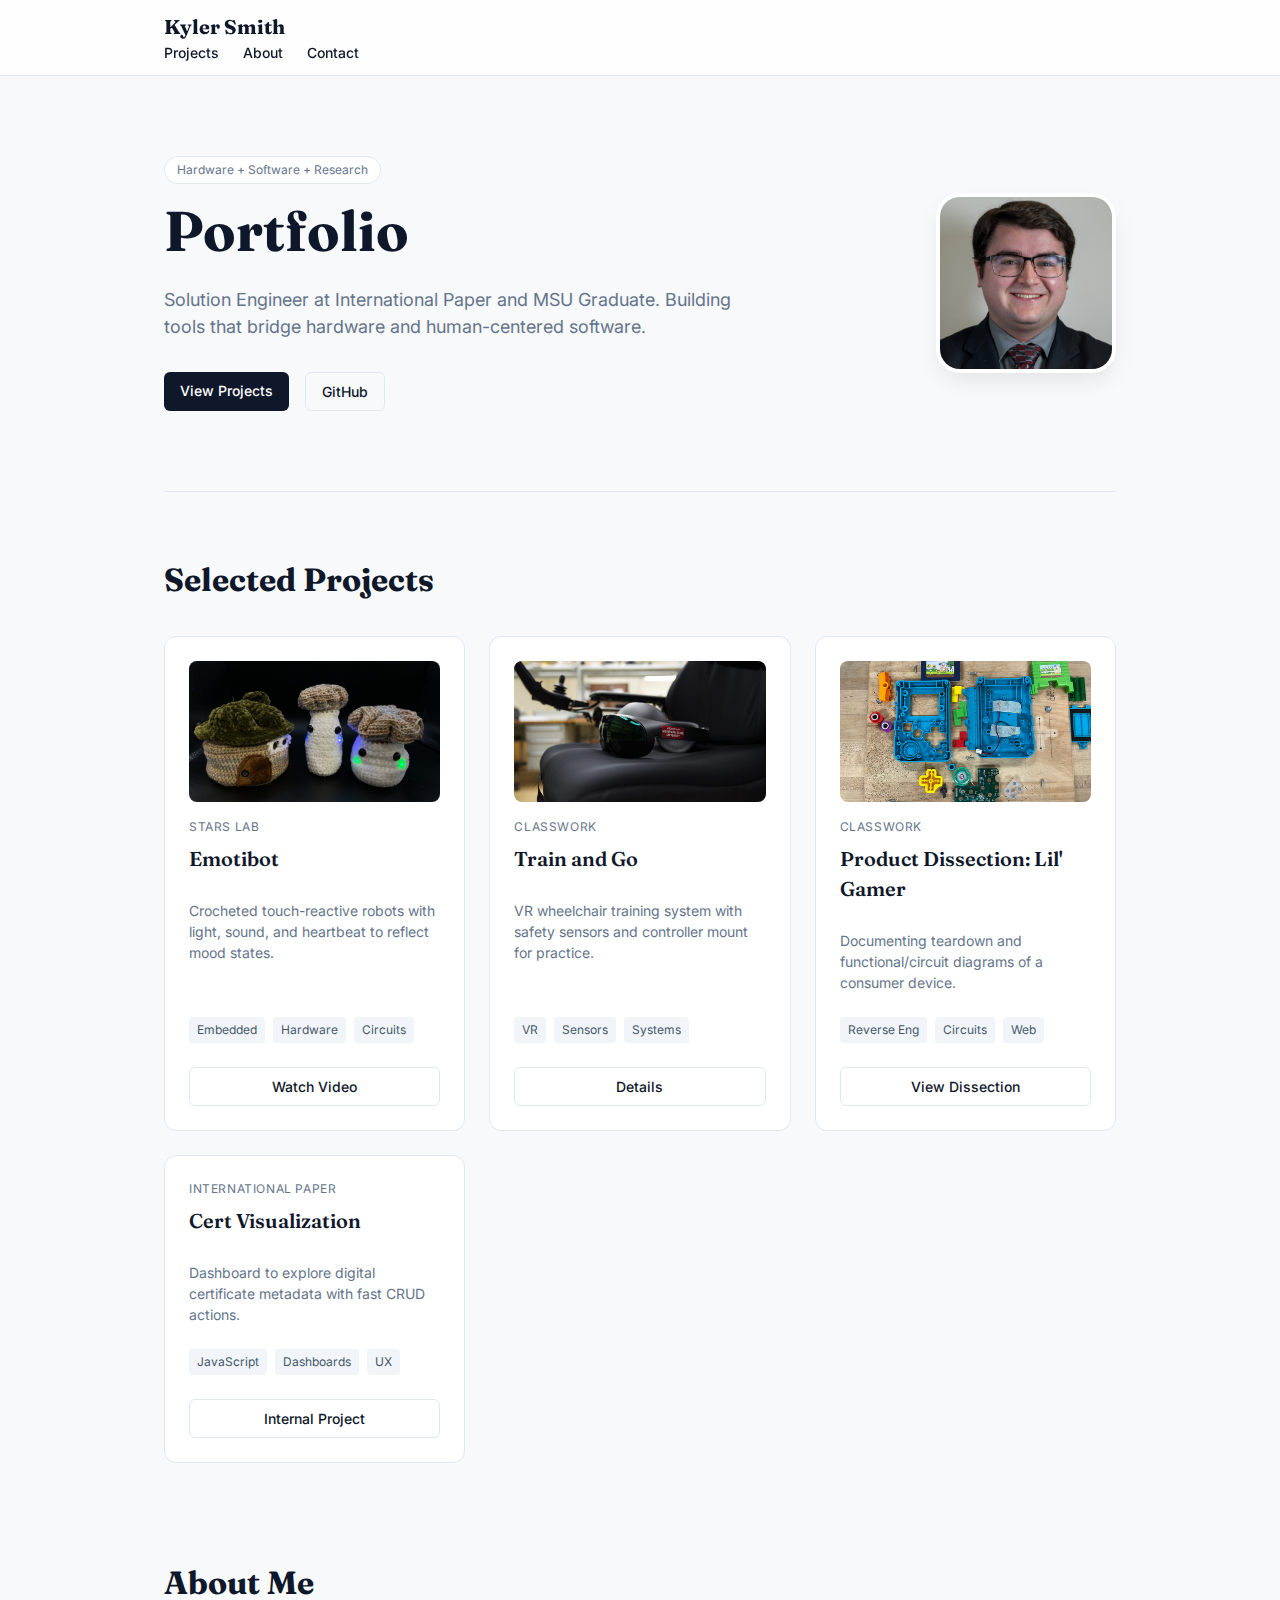
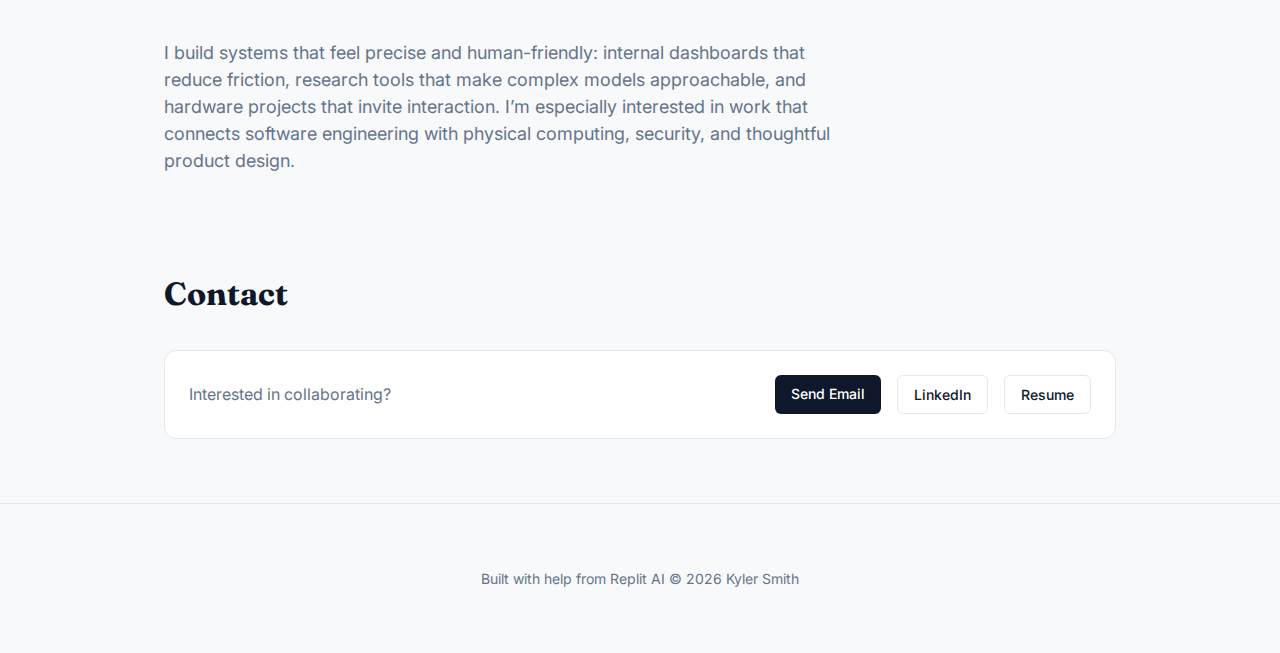
<file: index.html>
<!DOCTYPE html>
<html lang="en">
  <head>
    <meta charset="UTF-8" />
    <meta name="viewport" content="width=device-width, initial-scale=1.0" />
    <title>Kyler Smith | Portfolio</title>
    <meta name="description" content="Portfolio of a Computer Engineering graduate from Mississippi State University and Solution Engineer at International Paper." />
    
    <!-- Open Graph -->
    <meta property="og:title" content="Kyler Smith — Portfolio" />
    <meta property="og:description" content="Portfolio of a Computer Engineering graduate from Mississippi State University and Solution Engineer at International Paper. Featuring software, hardware, and research projects." />
    <meta property="og:type" content="website" />
    <meta property="og:image" content="images/opengraph.png" />
    
    <!-- Fonts -->
    <link rel="preconnect" href="https://fonts.googleapis.com" />
    <link rel="preconnect" href="https://fonts.gstatic.com" crossorigin />
    <link href="https://fonts.googleapis.com/css2?family=Fraunces:opsz,wght@9..144,300..900&family=Inter:wght@400;500;600&family=JetBrains+Mono:wght@500&display=swap" rel="stylesheet" />

    <style>
      :root {
        --background: #f8f9fa;
        --foreground: #0f172a;
        --border: #e2e8f0;
        --card: #ffffff;
        --muted: #64748b;
        --primary: #1e40af;
        --accent: #7c3aed;
        --font-serif: "Fraunces", serif;
        --font-sans: "Inter", sans-serif;
        --font-mono: "JetBrains Mono", monospace;
      }

      * {
        box-sizing: border-box;
      }
      body {
        margin: 0;
        font-family: var(--font-sans);
        background: var(--background);
        color: var(--foreground);
        line-height: 1.5;
        scroll-behavior: smooth;
      }

      .container {
        max-width: 1000px;
        margin: 0 auto;
        padding: 0 1.5rem;
      }

      header {
        position: sticky;
        top: 0;
        background: rgba(255, 255, 255, 0.8);
        backdrop-filter: blur(8px);
        border-bottom: 1px solid var(--border);
        z-index: 100;
        padding: 0.75rem 0;
      }

      nav {
        display: flex;
        justify-content: space-between;
        align-items: center;
      }
      .logo {
        font-family: var(--font-serif);
        font-weight: 700;
        font-size: 1.25rem;
      }
      .nav-links {
        display: flex;
        gap: 1.5rem;
      }
      .nav-links a {
        text-decoration: none;
        color: var(--foreground);
        font-size: 0.875rem;
        font-weight: 500;
      }

      .hero {
        padding: 5rem 0;
        border-bottom: 1px solid var(--border);
        display: grid;
        grid-template-columns: 1fr 180px;
        gap: 3rem;
        align-items: center;
      }
      .hero-content {
        order: 1;
      }
      .headshot-container {
        order: 2;
        width: 180px;
        height: 180px;
        border-radius: 24px;
        overflow: hidden;
        border: 4px solid #fff;
        box-shadow: 0 10px 25px -5px rgba(0,0,0,0.1);
        background: #eee;
      }
      .headshot-img {
        width: 100%;
        height: 100%;
        object-fit: cover;
      }
      @media (max-width: 768px) {
        .hero {
          grid-template-columns: 1fr;
          text-align: center;
          gap: 2rem;
          justify-items: center;
        }
        .hero-content {
          order: 2;
        }
        .headshot-container {
          order: 1;
        }
      }
      .hero-pill {
        display: inline-block;
        padding: 0.25rem 0.75rem;
        background: #fff;
        border: 1px solid var(--border);
        border-radius: 99px;
        font-size: 0.75rem;
        color: var(--muted);
        margin-bottom: 1rem;
      }
      h1 {
        font-family: var(--font-serif);
        font-size: clamp(2.5rem, 5vw, 3.5rem);
        line-height: 1.1;
        margin: 0 0 1.5rem;
      }
      .hero p {
        font-size: 1.125rem;
        color: var(--muted);
        max-width: 600px;
        margin-bottom: 2rem;
      }

      .section-title {
        font-family: var(--font-serif);
        font-size: 2rem;
        margin: 4rem 0 2rem;
      }

      .grid {
        display: grid;
        grid-template-columns: repeat(auto-fill, minmax(300px, 1fr));
        gap: 1.5rem;
      }
      .card {
        background: var(--card);
        border: 1px solid var(--border);
        border-radius: 12px;
        padding: 1.5rem;
        transition:
          transform 0.2s,
          box-shadow 0.2s;
        display: flex;
        flex-direction: column;
      }
      .card:hover {
        transform: translateY(-2px);
        box-shadow: 0 10px 15px -3px rgba(0, 0, 0, 0.1);
      }
      .card-image {
        width: 100%;
        aspect-ratio: 16/9;
        border-radius: 8px;
        object-fit: cover;
        margin-bottom: 1rem;
        background: #eee;
      }
      .card-category {
        font-size: 0.75rem;
        color: var(--muted);
        text-transform: uppercase;
        letter-spacing: 0.05em;
        margin-bottom: 0.5rem;
      }
      .card-title {
        font-family: var(--font-serif);
        font-size: 1.25rem;
        font-weight: 600;
        margin: 0 0 0.75rem;
      }
      .card-text {
        font-size: 0.875rem;
        color: var(--muted);
        margin-bottom: 1.5rem;
        flex-grow: 1;
      }

      .tags {
        display: flex;
        flex-wrap: wrap;
        gap: 0.5rem;
        margin-bottom: 1.5rem;
      }
      .tag {
        font-size: 0.75rem;
        padding: 0.25rem 0.5rem;
        background: #f1f5f9;
        border-radius: 4px;
        color: #475569;
      }

      .btn {
        display: inline-block;
        padding: 0.5rem 1rem;
        border-radius: 6px;
        text-decoration: none;
        font-size: 0.875rem;
        font-weight: 500;
        text-align: center;
      }
      .btn-primary {
        background: var(--foreground);
        color: white;
      }
      .btn-outline {
        border: 1px solid var(--border);
        color: var(--foreground);
      }

      .footer {
        padding: 4rem 0;
        text-align: center;
        color: var(--muted);
        font-size: 0.875rem;
        border-top: 1px solid var(--border);
        margin-top: 4rem;
      }

      @media (max-width: 640px) {
        .nav-links {
          display: none;
        }
        .hero {
          padding: 3rem 0;
        }
      }
    </style>
  </head>
  <body>
    <header>
      <div class="container nav">
        <div class="logo">Kyler Smith</div>
        <div class="nav-links">
          <a href="#projects">Projects</a>
          <a href="#about">About</a>
          <a href="#contact">Contact</a>
        </div>
      </div>
    </header>

    <main class="container">
      <section class="hero">
        <div class="hero-content">
          <div class="hero-pill">Hardware + Software + Research</div>
          <h1>Portfolio</h1>
          <p>
            Solution Engineer at International Paper and MSU Graduate. Building
            tools that bridge hardware and human-centered software.
          </p>
          <div style="display: flex; gap: 1rem">
            <a href="#projects" class="btn btn-primary">View Projects</a>
            <a href="https://github.com/jytole" class="btn btn-outline">GitHub</a>
          </div>
        </div>
        <div class="headshot-container">
          <img 
            src="images/headshot.JPG" 
            alt="Kyler Smith" 
            class="headshot-img"
          >
        </div>
      </section>

      <section id="projects">
        <h2 class="section-title">Selected Projects</h2>
        <div class="grid">
          <!-- Project 1 -->
          <div class="card">
            <img src="images/emotibot.jpeg" class="card-image" alt="Emotibot">
            <div class="card-category">STaRS Lab</div>
            <h3 class="card-title">Emotibot</h3>
            <p class="card-text">Crocheted touch-reactive robots with light, sound, and heartbeat to reflect mood states.</p>
            <div class="tags">
              <span class="tag">Embedded</span>
              <span class="tag">Hardware</span>
              <span class="tag">Circuits</span>
            </div>
            <a href="https://www.youtube.com/watch?v=vVfRYySNRzo" class="btn btn-outline">Watch Video</a>
          </div>

          <!-- Project 2 -->
          <div class="card">
            <img src="images/headsetInChair.jpeg" class="card-image" alt="Train and Go">
            <div class="card-category">Classwork</div>
            <h3 class="card-title">Train and Go</h3>
            <p class="card-text">VR wheelchair training system with safety sensors and controller mount for practice.</p>
            <div class="tags">
              <span class="tag">VR</span>
              <span class="tag">Sensors</span>
              <span class="tag">Systems</span>
            </div>
            <a href="#" class="btn btn-outline">Details</a>
          </div>

          <!-- Project 3 -->
          <div class="card">
            <img src="images/lilgamer-thumbnail.JPG" class="card-image" alt="Product Dissection">
            <div class="card-category">Classwork</div>
            <h3 class="card-title">Product Dissection: Lil' Gamer</h3>
            <p class="card-text">Documenting teardown and functional/circuit diagrams of a consumer device.</p>
            <div class="tags">
              <span class="tag">Reverse Eng</span>
              <span class="tag">Circuits</span>
              <span class="tag">Web</span>
            </div>
            <a href="lil-gamer/index.html" class="btn btn-outline">View Dissection</a>
          </div>

          <!-- Project 4 -->
          <div class="card">
            <div class="card-category">International Paper</div>
            <h3 class="card-title">Cert Visualization</h3>
            <p class="card-text">Dashboard to explore digital certificate metadata with fast CRUD actions.</p>
            <div class="tags">
              <span class="tag">JavaScript</span>
              <span class="tag">Dashboards</span>
              <span class="tag">UX</span>
            </div>
            <a href="#" class="btn btn-outline">Internal Project</a>
          </div>
        </div>
      </section>

      <section id="about" style="margin-top: 6rem;">
        <h2 class="section-title">About Me</h2>
        <p style="color: var(--muted); max-width: 700px; font-size: 1.125rem;">
          I build systems that feel precise and human-friendly: internal dashboards that reduce friction, research tools that make complex models approachable, and hardware projects that invite interaction. I’m especially interested in work that connects software engineering with physical computing, security, and thoughtful product design.
        </p>
      </section>

      <section id="contact" style="margin-top: 6rem;">
        <h2 class="section-title">Contact</h2>
        <div class="card" style="flex-direction: row; align-items: center; justify-content: space-between; gap: 2rem; flex-wrap: wrap;">
          <p style="margin: 0; color: var(--muted);">Interested in collaborating?</p>
          <div style="display: flex; gap: 1rem;">
            <a href="mailto:kylerssmith2835@gmail.com" class="btn btn-primary">Send Email</a>
            <a href="https://linkedin.com/in/kss445" class="btn btn-outline">LinkedIn</a>
            <a href="https://linkedin.com/in/kyler-smith" class="btn btn-outline">Resume</a>
          </div>
        </div>
      </section>
    </main>

    <footer class="footer">
      <div class="container">
        Built with help from Replit AI &copy; 2026 Kyler Smith
      </div>
    </footer>
  </body>
</html>
</file>
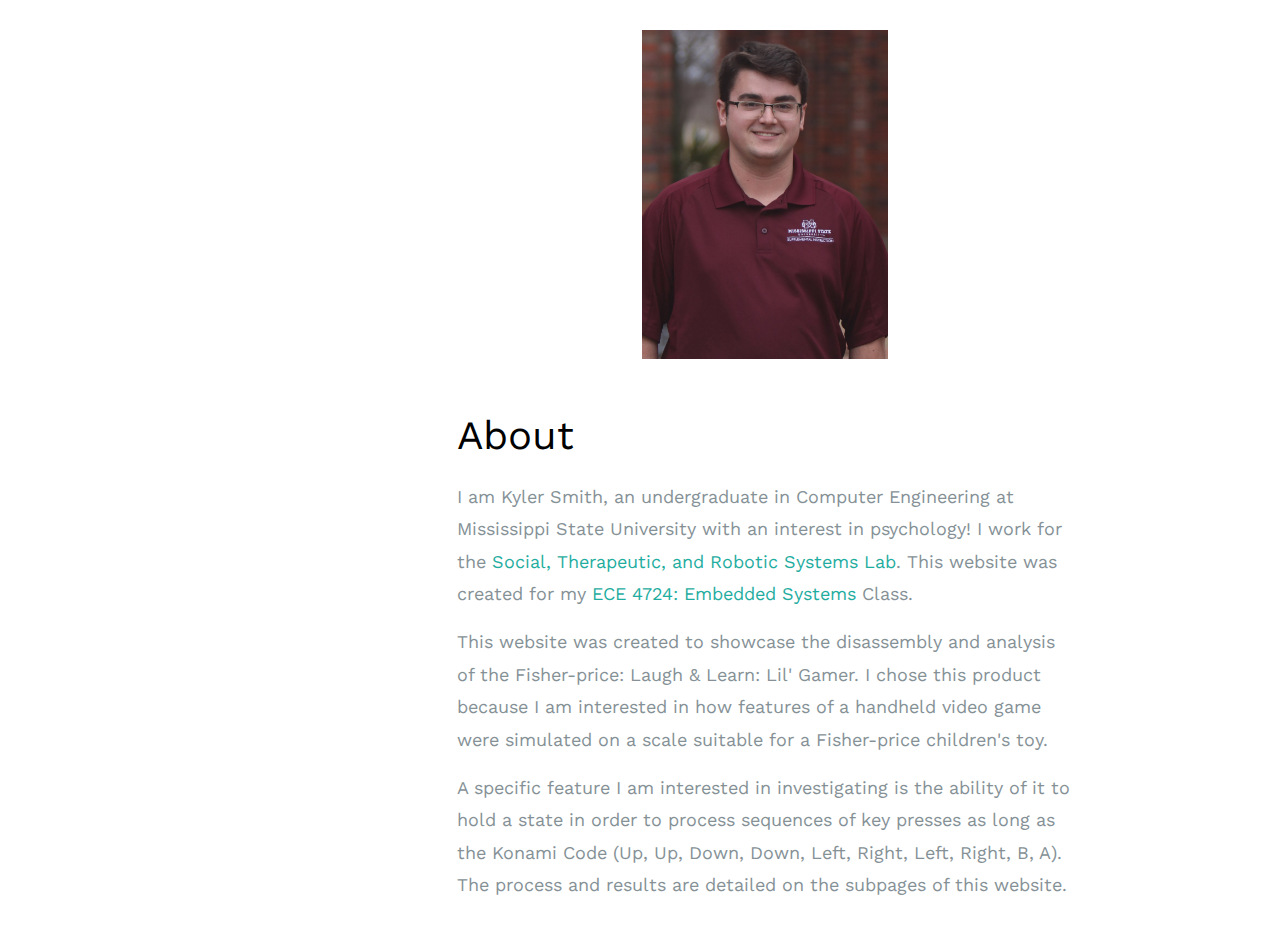
<file: lil-gamer/intro.html>
<!DOCTYPE html>
<html lang="en">
  <head>
    <title>Lil' Gamer Product Dissection</title>
    <link rel="icon" type="image/png" href="images/favicon.svg">
    <meta charset="utf-8">
    <meta name="viewport" content="width=device-width, initial-scale=1, shrink-to-fit=no">
    <meta name="description" content="Free HTML5 Website Template by uicookies.com" />
    <meta name="keywords" content="free bootstrap 4, free bootstrap 4 template, free website templates, free html5, free template, free website template, html5, css3, mobile first, responsive" />
    <meta name="author" content="uicookies.com" />
    
    <link href="https://fonts.googleapis.com/css?family=Work+Sans" rel="stylesheet">

    <link rel="stylesheet" href="css/bootstrap.min.css">
    <link rel="stylesheet" href="css/open-iconic-bootstrap.min.css">
    
    <link rel="stylesheet" href="css/owl.carousel.min.css">
    <link rel="stylesheet" href="css/owl.theme.default.min.css">

    <link rel="stylesheet" href="css/icomoon.css">
    <link rel="stylesheet" href="css/animate.css">
    <link rel="stylesheet" href="css/style.css">

  </head>
  <body>
    
    <aside class="probootstrap-aside js-probootstrap-aside">
      <a href="#" class="probootstrap-close-menu js-probootstrap-close-menu d-md-none"><span class="oi oi-arrow-left"></span> Close</a>
      <div class="probootstrap-site-logo probootstrap-animate" data-animate-effect="fadeInLeft">
        
        <a href="index.html" class="mb-2 d-block probootstrap-logo">Fisher Price: Lil' Gamer</a>
        <p class="mb-0">A product dissection of the<br><a href="https://shop.mattel.com/products/laugh-learn-lil-gamer-gtj65" target="_blank">Fisher Price Lil' Gamer</a></p>
      </div>
      <div class="probootstrap-overflow">
        <nav class="probootstrap-nav">
          <ul>
            <li class="probootstrap-animate" data-animate-effect="fadeInLeft"><a href="../index.html">Back to Portfolio</a></li>
            <li class="probootstrap-animate" data-animate-effect="fadeInLeft"><a href="index.html">Home</a></li>
            <li class="probootstrap-animate active" data-animate-effect="fadeInLeft"><a href="intro.html">Introduction</a></li>
            <li class="probootstrap-animate" data-animate-effect="fadeInLeft"><a href="market.html">Market Information</a></li>
            <li class="probootstrap-animate" data-animate-effect="fadeInLeft"><a href="photos.html">Photo Journal</a></li>
            <li class="probootstrap-animate" data-animate-effect="fadeInLeft"><a href="operation.html">Product Operation</a></li>
            <li class="probootstrap-animate" data-animate-effect="fadeInLeft"><a href="analysis.html">Product Analysis</a></li>
            <li class="probootstrap-animate" data-animate-effect="fadeInLeft"><a href="reassembly.html">Product Reassembly</a></li>
            <li class="probootstrap-animate" data-animate-effect="fadeInLeft"><a href="lessons.html">Lessons Learned</a></li>
          </ul>
        </nav>
        <footer class="probootstrap-aside-footer probootstrap-animate" data-animate-effect="fadeInLeft">
          <ul class="list-unstyled d-flex probootstrap-aside-social">
            <li><a href="https://www.github.com/jytole" class="p-2"><span class="icon-github"></span></a></li>
            <li><a href="https://www.linkedin.com/in/kss445/" class="p-2"><span class="icon-linkedin"></span></a></li>
          </ul>
          <p>Template &copy; 2017 <a href="https://uicookies.com/" target="_blank">uiCookies:Aside</a>. <br> All Rights Reserved.</p>
        </footer>
      </div>
    </aside>


    <main role="main" class="probootstrap-main js-probootstrap-main">
      <div class="probootstrap-bar">
        <a href="#" class="probootstrap-toggle js-probootstrap-toggle"><span class="oi oi-menu"></span></a>
        <div class="probootstrap-main-site-logo"><a href="index.html">Dissection</a></a></div>
      </div>
      <div class="container-fluid">
        <div class="row justify-content-center">
          <div class="col-xl-8 col-lg-12">
            <p class="mb-5"><img src="images/kyler_headshot.jpg" alt="Kyler Smith, Supplemental Instruction headshot" class="img-fluid" style="width: 40%; margin-left: auto; margin-right: auto; display: block;"></p>

            <div class="row">
              <div class="col-xl-12 col-lg-16 mx-auto">
                <h1 class="mb-3">About</h1>
                <p>I am Kyler Smith, an undergraduate in Computer Engineering at Mississippi State University with an interest in psychology! I work for the <a href="https://stars.msstate.edu/">Social, Therapeutic, and Robotic Systems Lab</a>. This website was created for my <a href="https://courses.ece.msstate.edu/ece4723/">ECE 4724: Embedded Systems</a> Class.</p>
                
                <p>
                  This website was created to showcase the disassembly and analysis of the Fisher-price: Laugh & Learn: Lil' Gamer. I chose this product because I am interested in how features of a handheld video game were simulated on a scale suitable for a Fisher-price children's toy.
                </p>
                <p>
                  A specific feature I am interested in investigating is the ability of it to hold a state in order to process sequences of key presses as long as the Konami Code (Up, Up, Down, Down, Left, Right, Left, Right, B, A). The process and results are detailed on the subpages of this website.
                </p>
              </div>
            </div>
            
          </div>
        </div>
        <!-- END row -->

      </div>

      <div class="container-fluid d-md-none">
        <div class="row">
          <div class="col-md-12">
            <ul class="list-unstyled d-flex probootstrap-aside-social">
              <li><a href="https://www.github.com/jytole" class="p-2"><span class="icon-github"></span></a></li>
              <li><a href="https://www.linkedin.com/in/kss445/" class="p-2"><span class="icon-linkedin"></span></a></li>
            </ul>
            <p>Template &copy; 2017 <a href="https://uicookies.com/" target="_blank">uiCookies:Aside</a>. <br> All Rights Reserved. Designed by <a href="https://uicookies.com/" target="_blank">uicookies.com</a></p>
          </div>
        </div>
      </div>

    </main>

    

    <script src="js/jquery-3.2.1.slim.min.js"></script>
    <script src="js/popper.min.js"></script>
    <script src="js/bootstrap.min.js"></script>
    <script src="js/owl.carousel.min.js"></script>
    <script src="js/jquery.waypoints.min.js"></script>
    <script src="js/imagesloaded.pkgd.min.js"></script>

    <script src="js/main.js"></script>
    
    
  </body>
</html>
</file>
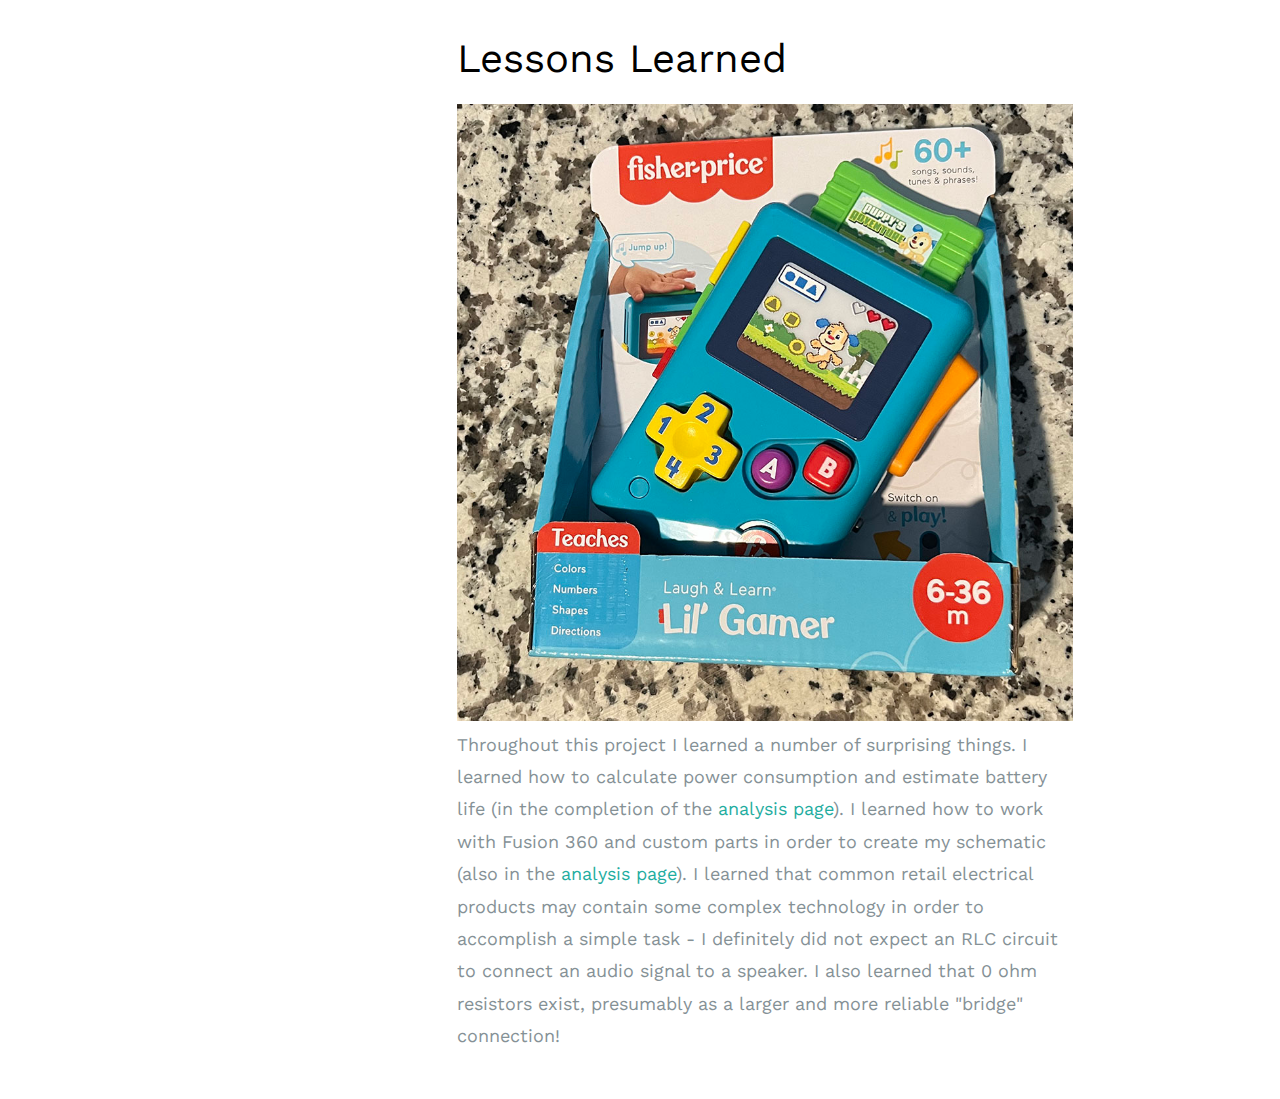
<file: lil-gamer/lessons.html>
<!DOCTYPE html>
<html lang="en">
  <head>
    <title>Lil' Gamer Product Dissection</title>
    <link rel="icon" type="image/png" href="images/favicon.svg">
    <meta charset="utf-8">
    <meta name="viewport" content="width=device-width, initial-scale=1, shrink-to-fit=no">
    <meta name="description" content="Free HTML5 Website Template by uicookies.com" />
    <meta name="keywords" content="free bootstrap 4, free bootstrap 4 template, free website templates, free html5, free template, free website template, html5, css3, mobile first, responsive" />
    <meta name="author" content="uicookies.com" />
    
    <link href="https://fonts.googleapis.com/css?family=Work+Sans" rel="stylesheet">

    <link rel="stylesheet" href="css/bootstrap.min.css">
    <link rel="stylesheet" href="css/open-iconic-bootstrap.min.css">
    
    <link rel="stylesheet" href="css/owl.carousel.min.css">
    <link rel="stylesheet" href="css/owl.theme.default.min.css">

    <link rel="stylesheet" href="css/icomoon.css">
    <link rel="stylesheet" href="css/animate.css">
    <link rel="stylesheet" href="css/style.css">

  </head>
  <body>
    
    <aside class="probootstrap-aside js-probootstrap-aside">
      <a href="#" class="probootstrap-close-menu js-probootstrap-close-menu d-md-none"><span class="oi oi-arrow-left"></span> Close</a>
      <div class="probootstrap-site-logo probootstrap-animate" data-animate-effect="fadeInLeft">
        
        <a href="index.html" class="mb-2 d-block probootstrap-logo">Fisher Price: Lil' Gamer</a>
        <p class="mb-0">A product dissection of the<br><a href="https://shop.mattel.com/products/laugh-learn-lil-gamer-gtj65" target="_blank">Fisher Price Lil' Gamer</a></p>
      </div>
      <div class="probootstrap-overflow">
        <nav class="probootstrap-nav">
          <ul>
            <li class="probootstrap-animate" data-animate-effect="fadeInLeft"><a href="../index.html">Back to Portfolio</a></li>
            <li class="probootstrap-animate" data-animate-effect="fadeInLeft"><a href="index.html">Home</a></li>
            <li class="probootstrap-animate" data-animate-effect="fadeInLeft"><a href="intro.html">Introduction</a></li>
            <li class="probootstrap-animate" data-animate-effect="fadeInLeft"><a href="market.html">Market Information</a></li>
            <li class="probootstrap-animate" data-animate-effect="fadeInLeft"><a href="photos.html">Photo Journal</a></li>
            <li class="probootstrap-animate" data-animate-effect="fadeInLeft"><a href="operation.html">Product Operation</a></li>
            <li class="probootstrap-animate" data-animate-effect="fadeInLeft"><a href="analysis.html">Product Analysis</a></li>
            <li class="probootstrap-animate" data-animate-effect="fadeInLeft"><a href="reassembly.html">Product Reassembly</a></li>
            <li class="probootstrap-animate active" data-animate-effect="fadeInLeft"><a href="lessons.html">Lessons Learned</a></li>
          </ul>
        </nav>
        <footer class="probootstrap-aside-footer probootstrap-animate" data-animate-effect="fadeInLeft">
          <ul class="list-unstyled d-flex probootstrap-aside-social">
            <li><a href="https://www.github.com/jytole" class="p-2"><span class="icon-github"></span></a></li>
            <li><a href="https://www.linkedin.com/in/kss445/" class="p-2"><span class="icon-linkedin"></span></a></li>
          </ul>
          <p>Template &copy; 2017 <a href="https://uicookies.com/" target="_blank">uiCookies:Aside</a>. <br> All Rights Reserved.</p>
        </footer>
      </div>
    </aside>


    <main role="main" class="probootstrap-main js-probootstrap-main">
      <div class="probootstrap-bar">
        <a href="#" class="probootstrap-toggle js-probootstrap-toggle"><span class="oi oi-menu"></span></a>
        <div class="probootstrap-main-site-logo"><a href="index.html">Dissection</a></a></div>
      </div>
      <div class="container-fluid">
        <div class="row justify-content-center">
          <div class="col-xl-8 col-lg-12">
            <div class="row">
              <div class="col-xl-12 col-lg-16 mx-auto">
                <h1 class="mb-3">Lessons Learned</h1>
                <p class="mb-2"><img src="images/img_2_comp.jpg" alt="Lil' Gamer with buttons highlighted" class="img-fluid"></p>
                <p>
                  Throughout this project I learned a number of surprising things. I learned how to calculate power consumption and estimate battery life (in the completion of the <a href="analysis.html">analysis page</a>). I learned how to work with Fusion 360 and custom parts in order to create my schematic (also in the <a href="analysis.html">analysis page</a>). I learned that common retail electrical products may contain some complex technology in order to accomplish a simple task - I definitely did not expect an RLC circuit to connect an audio signal to a speaker. I also learned that 0 ohm resistors exist, presumably as a larger and more reliable "bridge" connection!
                </p>
              </div>
            </div>
          </div>
        </div>
        <!-- END row -->
      </div>

      <div class="container-fluid d-md-none">
        <div class="row">
          <div class="col-md-12">
            <ul class="list-unstyled d-flex probootstrap-aside-social">
              <li><a href="https://www.github.com/jytole" class="p-2"><span class="icon-github"></span></a></li>
              <li><a href="https://www.linkedin.com/in/kss445/" class="p-2"><span class="icon-linkedin"></span></a></li>
            </ul>
            <p>Template &copy; 2017 <a href="https://uicookies.com/" target="_blank">uiCookies:Aside</a>. <br> All Rights Reserved. Designed by <a href="https://uicookies.com/" target="_blank">uicookies.com</a></p>
          </div>
        </div>
      </div>

    </main>

    

    <script src="js/jquery-3.2.1.slim.min.js"></script>
    <script src="js/popper.min.js"></script>
    <script src="js/bootstrap.min.js"></script>
    <script src="js/owl.carousel.min.js"></script>
    <script src="js/jquery.waypoints.min.js"></script>
    <script src="js/imagesloaded.pkgd.min.js"></script>

    <script src="js/main.js"></script>
    
  </body>
</html>
</file>
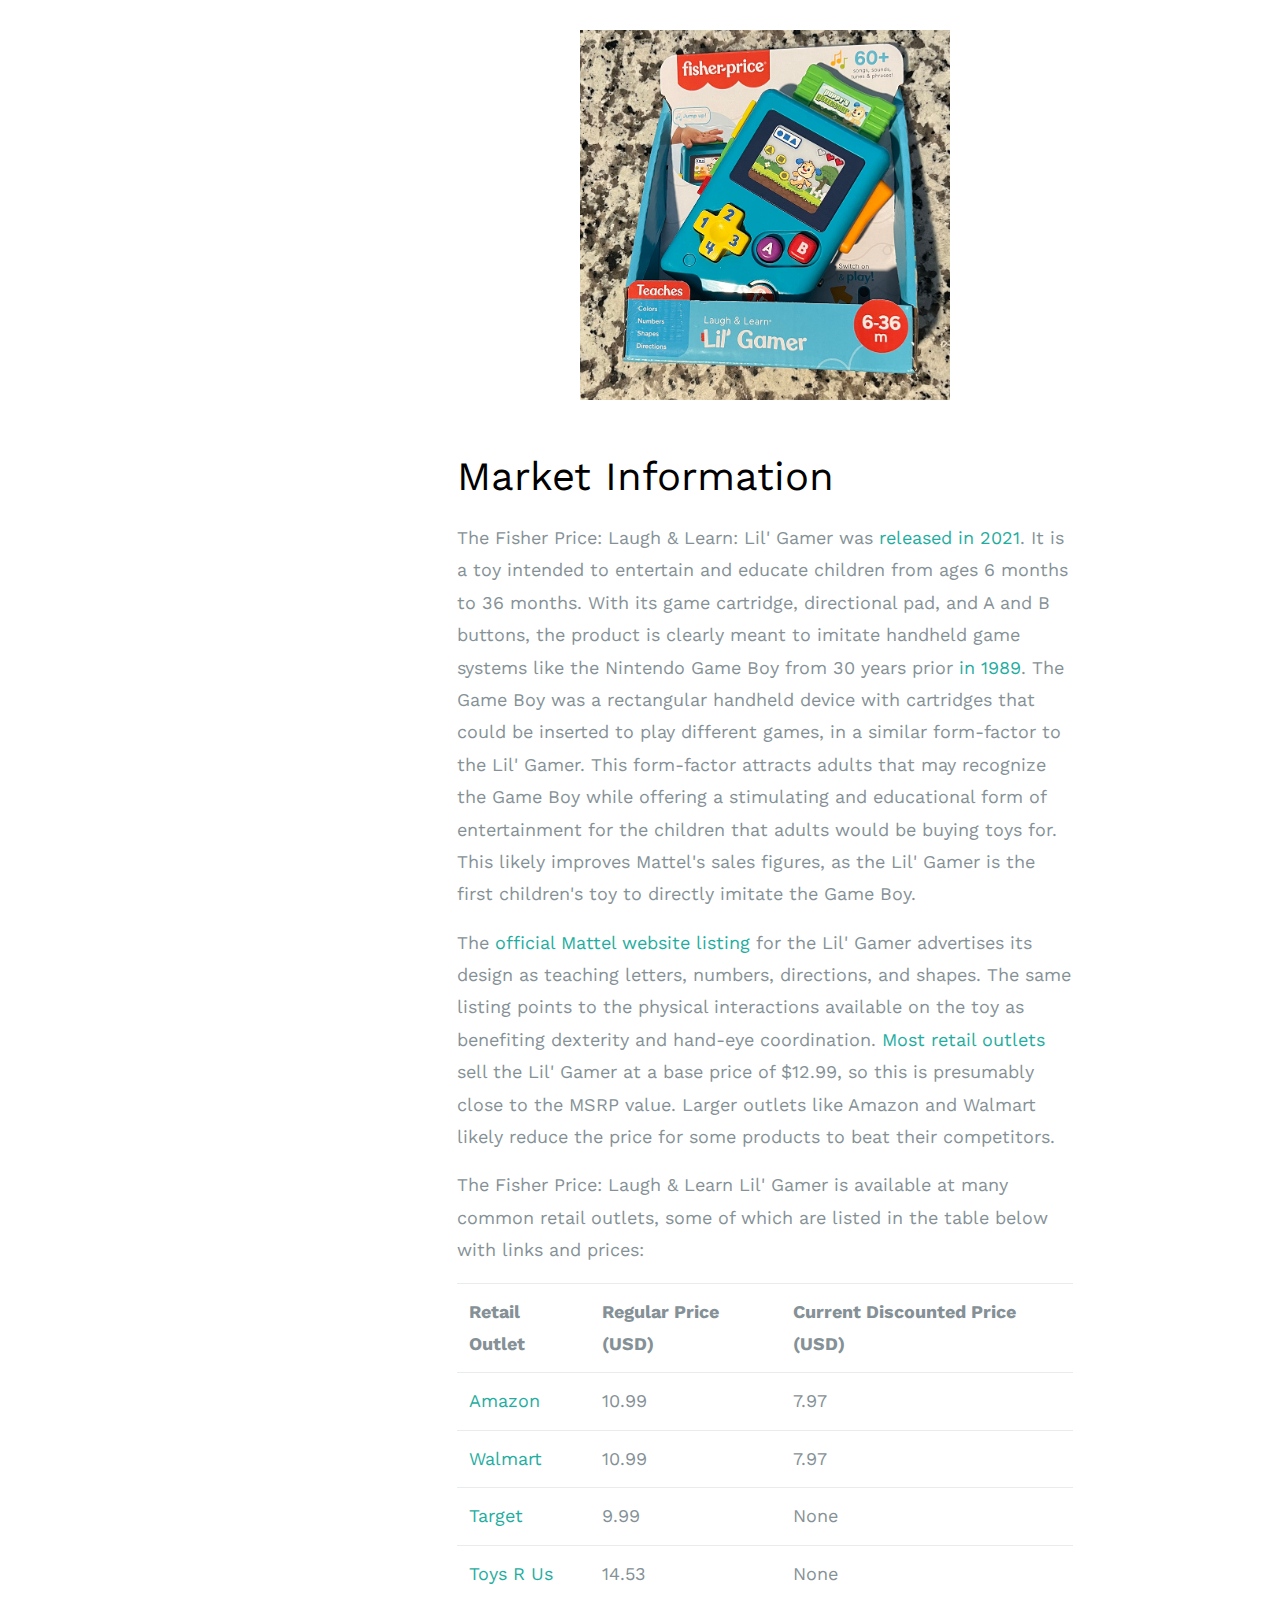
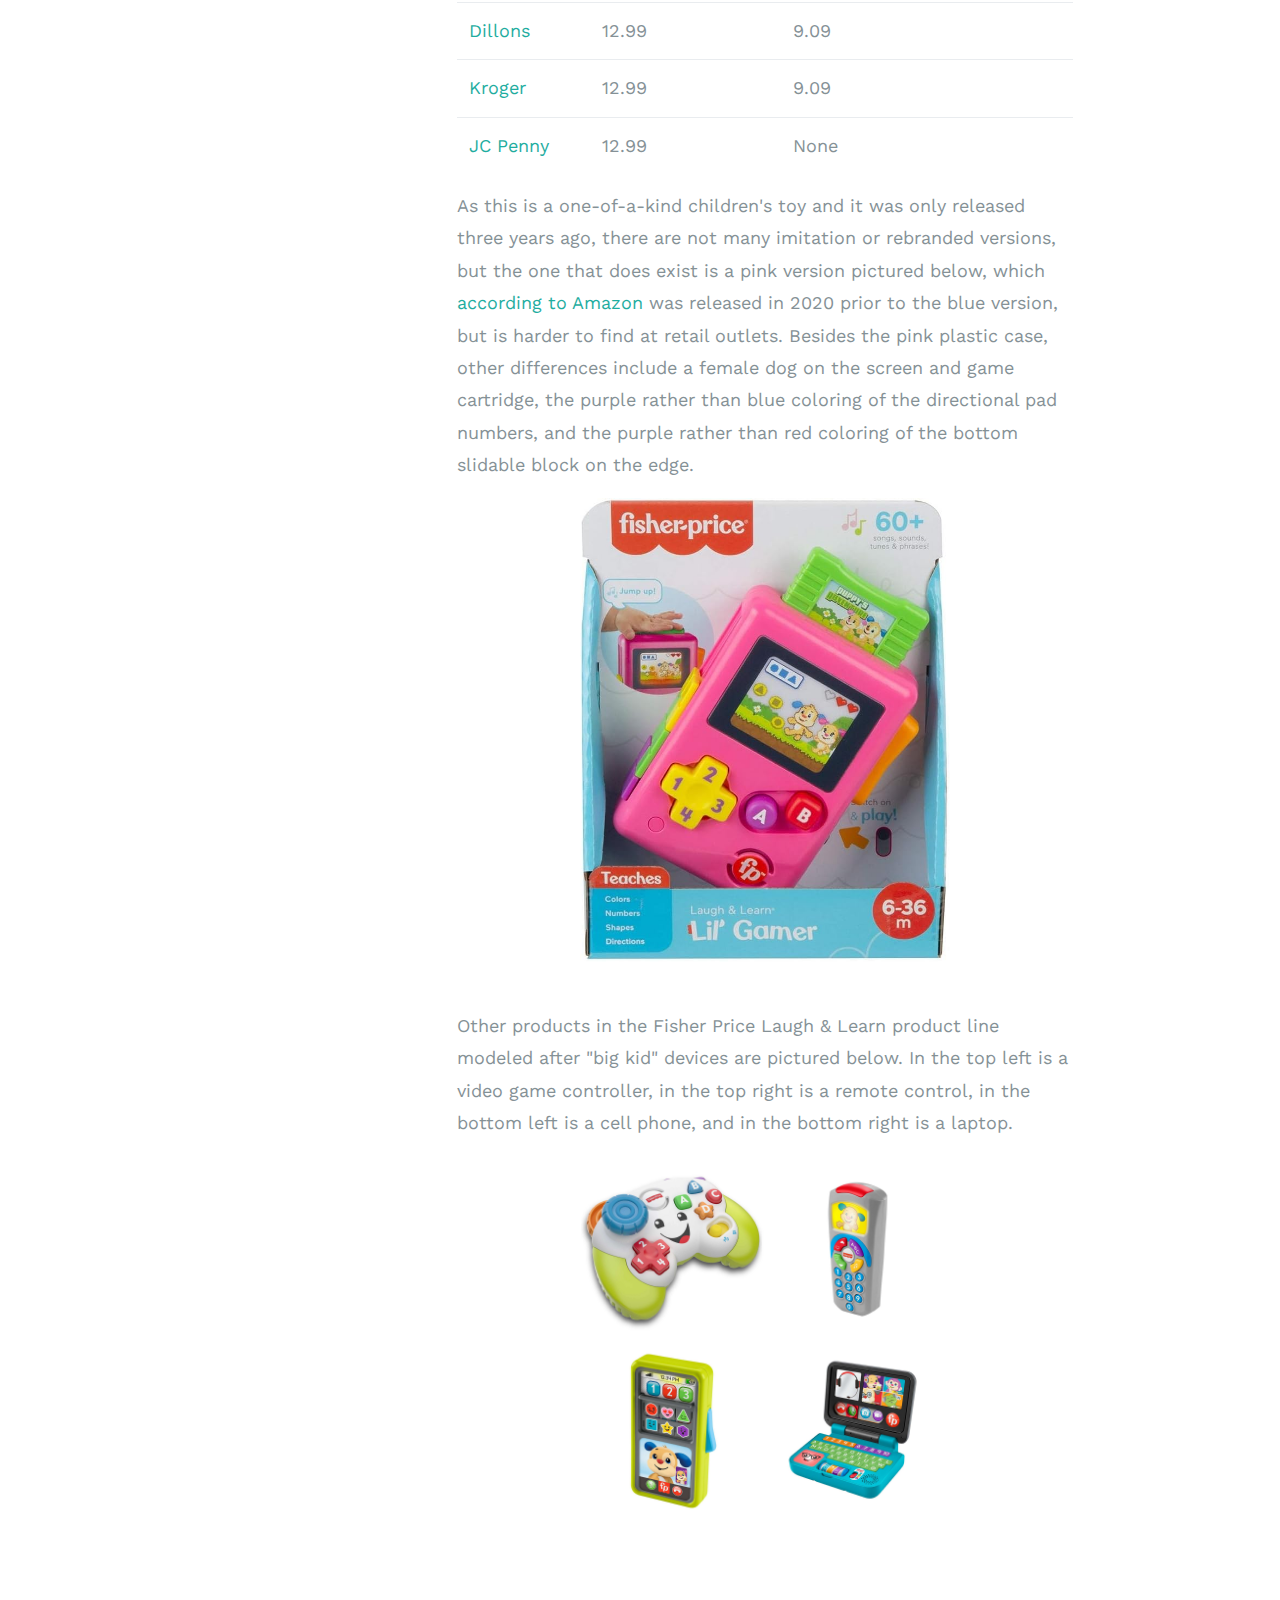
<file: lil-gamer/market.html>
<!DOCTYPE html>
<html lang="en">
  <head>
    <title>Lil' Gamer Product Dissection</title>
    <link rel="icon" type="image/png" href="images/favicon.svg">
    <meta charset="utf-8">
    <meta name="viewport" content="width=device-width, initial-scale=1, shrink-to-fit=no">
    <meta name="description" content="Free HTML5 Website Template by uicookies.com" />
    <meta name="keywords" content="free bootstrap 4, free bootstrap 4 template, free website templates, free html5, free template, free website template, html5, css3, mobile first, responsive" />
    <meta name="author" content="uicookies.com" />
    
    <link href="https://fonts.googleapis.com/css?family=Work+Sans" rel="stylesheet">

    <link rel="stylesheet" href="css/bootstrap.min.css">
    <link rel="stylesheet" href="css/open-iconic-bootstrap.min.css">
    
    <link rel="stylesheet" href="css/owl.carousel.min.css">
    <link rel="stylesheet" href="css/owl.theme.default.min.css">

    <link rel="stylesheet" href="css/icomoon.css">
    <link rel="stylesheet" href="css/animate.css">
    <link rel="stylesheet" href="css/style.css">

  </head>
  <body>
    
    <aside class="probootstrap-aside js-probootstrap-aside">
      <a href="#" class="probootstrap-close-menu js-probootstrap-close-menu d-md-none"><span class="oi oi-arrow-left"></span> Close</a>
      <div class="probootstrap-site-logo probootstrap-animate" data-animate-effect="fadeInLeft">
        
        <a href="index.html" class="mb-2 d-block probootstrap-logo">Fisher Price: Lil' Gamer</a>
        <p class="mb-0">A product dissection of the<br><a href="https://shop.mattel.com/products/laugh-learn-lil-gamer-gtj65" target="_blank">Fisher Price Lil' Gamer</a></p>
      </div>
      <div class="probootstrap-overflow">
        <nav class="probootstrap-nav">
          <ul>
            <li class="probootstrap-animate" data-animate-effect="fadeInLeft"><a href="../index.html">Back to Portfolio</a></li>
            <li class="probootstrap-animate" data-animate-effect="fadeInLeft"><a href="index.html">Home</a></li>
            <li class="probootstrap-animate" data-animate-effect="fadeInLeft"><a href="intro.html">Introduction</a></li>
            <li class="probootstrap-animate active" data-animate-effect="fadeInLeft"><a href="market.html">Market Information</a></li>
            <li class="probootstrap-animate" data-animate-effect="fadeInLeft"><a href="photos.html">Photo Journal</a></li>
            <li class="probootstrap-animate" data-animate-effect="fadeInLeft"><a href="operation.html">Product Operation</a></li>
            <li class="probootstrap-animate" data-animate-effect="fadeInLeft"><a href="analysis.html">Product Analysis</a></li>
            <li class="probootstrap-animate" data-animate-effect="fadeInLeft"><a href="reassembly.html">Product Reassembly</a></li>
            <li class="probootstrap-animate" data-animate-effect="fadeInLeft"><a href="lessons.html">Lessons Learned</a></li>
          </ul>
        </nav>
        <footer class="probootstrap-aside-footer probootstrap-animate" data-animate-effect="fadeInLeft">
          <ul class="list-unstyled d-flex probootstrap-aside-social">
            <li><a href="https://www.github.com/jytole" class="p-2"><span class="icon-github"></span></a></li>
            <li><a href="https://www.linkedin.com/in/kss445/" class="p-2"><span class="icon-linkedin"></span></a></li>
          </ul>
          <p>Template &copy; 2017 <a href="https://uicookies.com/" target="_blank">uiCookies:Aside</a>. <br> All Rights Reserved.</p>
        </footer>
      </div>
    </aside>


    <main role="main" class="probootstrap-main js-probootstrap-main">
      <div class="probootstrap-bar">
        <a href="#" class="probootstrap-toggle js-probootstrap-toggle"><span class="oi oi-menu"></span></a>
        <div class="probootstrap-main-site-logo"><a href="index.html">Dissection</a></a></div>
      </div>
      <div class="container-fluid">
        <div class="row justify-content-center">
          <div class="col-xl-8 col-lg-12">
            <p class="mb-5"><img src="images/img_2_comp.jpg" alt="The Fisher Price Lil' Gamer in its Packaging" class="img-fluid" style="width: 60%; margin-left: auto; margin-right: auto; display: block;"></p>

            <div class="row">
              <div class="col-xl-12 col-lg-16 mx-auto">
                <h1 class="mb-3">Market Information</h1>
                <p>
                  The Fisher Price: Laugh & Learn: Lil' Gamer was <a href="https://a.co/d/9B8DVwa">released in 2021</a>. It is a toy intended to entertain and educate children from ages 6 months to 36 months. With its game cartridge, directional pad, and A and B buttons, the product is clearly meant to imitate handheld game systems like the Nintendo Game Boy from 30 years prior <a href="https://americanhistory.si.edu/collections/search/object/nmah_1253117">in 1989</a>. The Game Boy was a rectangular handheld device with cartridges that could be inserted to play different games, in a similar form-factor to the Lil' Gamer. This form-factor attracts adults that may recognize the Game Boy while offering a stimulating and educational form of entertainment for the children that adults would be buying toys for. This likely improves Mattel's sales figures, as the Lil' Gamer is the first children's toy to directly imitate the Game Boy.
                </p>
                <p>
                  The <a href="https://shop.mattel.com/products/laugh-learn-lil-gamer-gtj65">official Mattel website listing</a> for the Lil' Gamer advertises its design as teaching letters, numbers, directions, and shapes. The same listing points to the physical interactions available on the toy as benefiting dexterity and hand-eye coordination. <a href="https://www.walmart.com/ip/seort/532270094">Most retail outlets</a> sell the Lil' Gamer at a base price of $12.99, so this is presumably close to the MSRP value. Larger outlets like Amazon and Walmart likely reduce the price for some products to beat their competitors.
                </p>
                <p>
                  The Fisher Price: Laugh & Learn Lil' Gamer is available at many common retail outlets, some of which are listed in the table below with links and prices:
                  <table class="table">
                    <tr>
                      <th>Retail Outlet</th>
                      <th>Regular Price (USD)</th>
                      <th>Current Discounted Price (USD)</th>
                    </tr>
                    <tr>
                      <td><a href="https://a.co/d/9B8DVwa">Amazon</a></td>
                      <td>10.99</td>
                      <td>7.97</td>
                    </tr>
                    <tr>
                      <td><a href="https://www.walmart.com/ip/seort/532270094">Walmart</a></td>
                      <td>10.99</td>
                      <td>7.97</td>
                    </tr>
                    <tr>
                      <td><a href="https://www.target.com/p/fisher-price-laugh-38-learn-lil-39-gamer/-/A-80164903">Target</a></td>
                      <td>9.99</td>
                      <td>None</td>
                    </tr>
                    <tr>
                      <td><a href="https://www.toysrus.ca/en/Laugh-and-Learn-Lil--Gamer-Musical-Toy-English-and-French-Edition/C4945B19.html">Toys R Us</a></td>
                      <td>14.53</td>
                      <td>None</td>
                    </tr>
                    <tr>
                      <td><a href="https://www.dillons.com/p/fisher-price-laugh-learn-lil-gamer/0088796191582">Dillons</a></td>
                      <td>12.99</td>
                      <td>9.09</td>
                    </tr>
                    <tr>
                      <td><a href="https://www.kroger.com/p/fisher-price-laugh-learn-lil-gamer/0088796191582">Kroger</a></td>
                      <td>12.99</td>
                      <td>9.09</td>
                    </tr>
                    <tr>
                      <td><a href="https://www.jcpenney.com/p/fisher-price-laugh-learn-lil-gamer/ppr5008179244?pTmplType=regular">JC Penny</a></td>
                      <td>12.99</td>
                      <td>None</td>
                    </tr>
                  </table>
                </p>
                <p>
                  As this is a one-of-a-kind children's toy and it was only released three years ago, there are not many imitation or rebranded versions, but the one that does exist is a pink version pictured below, which <a href="https://a.co/d/2dUiFZq">according to Amazon</a> was released in 2020 prior to the blue version, but is harder to find at retail outlets. Besides the pink plastic case, other differences include a female dog on the screen and game cartridge, the purple rather than blue coloring of the directional pad numbers, and the purple rather than red coloring of the bottom slidable block on the edge.
                </p>
                <p class="mb-5"><img src="images/pinkGamer.jpg" alt="The Fisher Price Lil' Gamer in its Packaging" class="img-fluid" style="width: 60%; margin-left: auto; margin-right: auto; display: block;"></p>
                <p>
                  Other products in the Fisher Price Laugh & Learn product line modeled after "big kid" devices are pictured below. In the top left is a video game controller, in the top right is a remote control, in the bottom left is a cell phone, and in the bottom right is a laptop.
                </p>
                <p class="mb-5"><img src="images/LaughnLearnCollage.png" alt="The Fisher Price Lil' Gamer in its Packaging" class="img-fluid" style="width: 60%; margin-left: auto; margin-right: auto; display: block;"></p>
              </div>
            </div>
            
          </div>
        </div>
        <!-- END row -->

      </div>

      <div class="container-fluid d-md-none">
        <div class="row">
          <div class="col-md-12">
            <ul class="list-unstyled d-flex probootstrap-aside-social">
              <li><a href="https://www.github.com/jytole" class="p-2"><span class="icon-github"></span></a></li>
              <li><a href="https://www.linkedin.com/in/kss445/" class="p-2"><span class="icon-linkedin"></span></a></li>
            </ul>
            <p>Template &copy; 2017 <a href="https://uicookies.com/" target="_blank">uiCookies:Aside</a>. <br> All Rights Reserved. Designed by <a href="https://uicookies.com/" target="_blank">uicookies.com</a></p>
          </div>
        </div>
      </div>

    </main>

    

    <script src="js/jquery-3.2.1.slim.min.js"></script>
    <script src="js/popper.min.js"></script>
    <script src="js/bootstrap.min.js"></script>
    <script src="js/owl.carousel.min.js"></script>
    <script src="js/jquery.waypoints.min.js"></script>
    <script src="js/imagesloaded.pkgd.min.js"></script>

    <script src="js/main.js"></script>
    
    
  </body>
</html>
</file>
<file: lil-gamer/css/icomoon.css>
@font-face {
  font-family: 'icomoon';
  src:  url('../fonts/icomoon/icomoon.eot?lir4dr');
  src:  url('../fonts/icomoon/icomoon.eot?lir4dr#iefix') format('embedded-opentype'),
    url('../fonts/icomoon/icomoon.ttf?lir4dr') format('truetype'),
    url('../fonts/icomoon/icomoon.woff?lir4dr') format('woff'),
    url('../fonts/icomoon/icomoon.svg?lir4dr#icomoon') format('svg');
  font-weight: normal;
  font-style: normal;
}

[class^="icon-"], [class*=" icon-"] {
  /* use !important to prevent issues with browser extensions that change fonts */
  font-family: 'icomoon' !important;
  speak: none;
  font-style: normal;
  font-weight: normal;
  font-variant: normal;
  text-transform: none;
  line-height: 1;

  /* Better Font Rendering =========== */
  -webkit-font-smoothing: antialiased;
  -moz-osx-font-smoothing: grayscale;
}

.icon-add-to-list:before {
  content: "\e900";
}
.icon-arrow-bold-down:before {
  content: "\e901";
}
.icon-arrow-bold-left:before {
  content: "\e902";
}
.icon-arrow-bold-right:before {
  content: "\e903";
}
.icon-arrow-bold-up:before {
  content: "\e904";
}
.icon-arrow-down:before {
  content: "\e905";
}
.icon-arrow-left:before {
  content: "\e906";
}
.icon-arrow-long-down:before {
  content: "\e907";
}
.icon-arrow-long-left:before {
  content: "\e908";
}
.icon-arrow-long-right:before {
  content: "\e909";
}
.icon-arrow-long-up:before {
  content: "\e90a";
}
.icon-arrow-right:before {
  content: "\e90b";
}
.icon-arrow-up:before {
  content: "\e90c";
}
.icon-arrow-with-circle-down:before {
  content: "\e90d";
}
.icon-arrow-with-circle-left:before {
  content: "\e90e";
}
.icon-arrow-with-circle-right:before {
  content: "\e90f";
}
.icon-arrow-with-circle-up:before {
  content: "\e910";
}
.icon-bug:before {
  content: "\e911";
}
.icon-chevron-down:before {
  content: "\e912";
}
.icon-chevron-left:before {
  content: "\e913";
}
.icon-chevron-right:before {
  content: "\e914";
}
.icon-chevron-small-down:before {
  content: "\e915";
}
.icon-chevron-small-left:before {
  content: "\e916";
}
.icon-chevron-small-right:before {
  content: "\e917";
}
.icon-chevron-small-up:before {
  content: "\e918";
}
.icon-chevron-thin-down:before {
  content: "\e919";
}
.icon-chevron-thin-left:before {
  content: "\e91a";
}
.icon-chevron-thin-right:before {
  content: "\e91b";
}
.icon-chevron-thin-up:before {
  content: "\e91c";
}
.icon-chevron-up:before {
  content: "\e91d";
}
.icon-chevron-with-circle-down:before {
  content: "\e91e";
}
.icon-chevron-with-circle-left:before {
  content: "\e91f";
}
.icon-chevron-with-circle-right:before {
  content: "\e920";
}
.icon-chevron-with-circle-up:before {
  content: "\e921";
}
.icon-classic-computer:before {
  content: "\e922";
}
.icon-controller-fast-backward:before {
  content: "\e923";
}
.icon-creative-commons-attribution:before {
  content: "\e924";
}
.icon-creative-commons-noderivs:before {
  content: "\e925";
}
.icon-creative-commons-noncommercial-eu:before {
  content: "\e926";
}
.icon-creative-commons-noncommercial-us:before {
  content: "\e927";
}
.icon-creative-commons-public-domain:before {
  content: "\e928";
}
.icon-creative-commons-remix:before {
  content: "\e929";
}
.icon-creative-commons-share:before {
  content: "\e92a";
}
.icon-creative-commons-sharealike:before {
  content: "\e92b";
}
.icon-creative-commons:before {
  content: "\e92c";
}
.icon-crop:before {
  content: "\e92d";
}
.icon-document-landscape:before {
  content: "\e92e";
}
.icon-dot-single:before {
  content: "\e92f";
}
.icon-dots-three-horizontal:before {
  content: "\e930";
}
.icon-dots-three-vertical:before {
  content: "\e931";
}
.icon-dots-two-horizontal:before {
  content: "\e932";
}
.icon-dots-two-vertical:before {
  content: "\e933";
}
.icon-eye-with-line:before {
  content: "\e934";
}
.icon-fingerprint:before {
  content: "\e935";
}
.icon-flower:before {
  content: "\e936";
}
.icon-merge:before {
  content: "\e937";
}
.icon-mouse-pointer:before {
  content: "\e938";
}
.icon-newsletter:before {
  content: "\e939";
}
.icon-notifications-off:before {
  content: "\e93a";
}
.icon-remove-user:before {
  content: "\e93b";
}
.icon-select-arrows:before {
  content: "\e93c";
}
.icon-tablet-mobile-combo:before {
  content: "\e93d";
}
.icon-triangle-down:before {
  content: "\e93e";
}
.icon-triangle-left:before {
  content: "\e93f";
}
.icon-triangle-right:before {
  content: "\e940";
}
.icon-triangle-up:before {
  content: "\e941";
}
.icon-video-camera:before {
  content: "\e942";
}
.icon-warning:before {
  content: "\e943";
}
.icon-add-user:before {
  content: "\e944";
}
.icon-address:before {
  content: "\e945";
}
.icon-adjust:before {
  content: "\e946";
}
.icon-air:before {
  content: "\e947";
}
.icon-aircraft-landing:before {
  content: "\e948";
}
.icon-aircraft-take-off:before {
  content: "\e949";
}
.icon-aircraft:before {
  content: "\e94a";
}
.icon-align-bottom:before {
  content: "\e94b";
}
.icon-align-horizontal-middle:before {
  content: "\e94c";
}
.icon-align-left:before {
  content: "\e94d";
}
.icon-align-right:before {
  content: "\e94e";
}
.icon-align-top:before {
  content: "\e94f";
}
.icon-align-vertical-middle:before {
  content: "\e950";
}
.icon-archive:before {
  content: "\e951";
}
.icon-area-graph:before {
  content: "\e952";
}
.icon-attachment:before {
  content: "\e953";
}
.icon-awareness-ribbon:before {
  content: "\e954";
}
.icon-back-in-time:before {
  content: "\e955";
}
.icon-back:before {
  content: "\e956";
}
.icon-bar-graph:before {
  content: "\e957";
}
.icon-battery:before {
  content: "\e958";
}
.icon-beamed-note:before {
  content: "\e959";
}
.icon-bell:before {
  content: "\e95a";
}
.icon-blackboard:before {
  content: "\e95b";
}
.icon-block:before {
  content: "\e95c";
}
.icon-book:before {
  content: "\e95d";
}
.icon-bookmark:before {
  content: "\e95e";
}
.icon-bookmarks:before {
  content: "\e95f";
}
.icon-bowl:before {
  content: "\e960";
}
.icon-box:before {
  content: "\e961";
}
.icon-briefcase:before {
  content: "\e962";
}
.icon-browser:before {
  content: "\e963";
}
.icon-brush:before {
  content: "\e964";
}
.icon-bucket:before {
  content: "\e965";
}
.icon-cake:before {
  content: "\e966";
}
.icon-calculator:before {
  content: "\e967";
}
.icon-calendar:before {
  content: "\e968";
}
.icon-camera:before {
  content: "\e969";
}
.icon-ccw:before {
  content: "\e96a";
}
.icon-chat:before {
  content: "\e96b";
}
.icon-check:before {
  content: "\e96c";
}
.icon-circle-with-cross:before {
  content: "\e96d";
}
.icon-circle-with-minus:before {
  content: "\e96e";
}
.icon-circle-with-plus:before {
  content: "\e96f";
}
.icon-circle:before {
  content: "\e970";
}
.icon-circular-graph:before {
  content: "\e971";
}
.icon-clapperboard:before {
  content: "\e972";
}
.icon-clipboard:before {
  content: "\e973";
}
.icon-clock:before {
  content: "\e974";
}
.icon-cloud:before {
  content: "\e975";
}
.icon-code:before {
  content: "\e976";
}
.icon-cog:before {
  content: "\e977";
}
.icon-colours:before {
  content: "\e978";
}
.icon-compass:before {
  content: "\e979";
}
.icon-controller-fast-forward:before {
  content: "\e97a";
}
.icon-controller-jump-to-start:before {
  content: "\e97b";
}
.icon-controller-next:before {
  content: "\e97c";
}
.icon-controller-paus:before {
  content: "\e97d";
}
.icon-controller-play:before {
  content: "\e97e";
}
.icon-controller-record:before {
  content: "\e97f";
}
.icon-controller-stop:before {
  content: "\e980";
}
.icon-controller-volume:before {
  content: "\e981";
}
.icon-copy:before {
  content: "\e982";
}
.icon-credit-card:before {
  content: "\e983";
}
.icon-credit:before {
  content: "\e984";
}
.icon-cross:before {
  content: "\e985";
}
.icon-cup:before {
  content: "\e986";
}
.icon-cw:before {
  content: "\e987";
}
.icon-cycle:before {
  content: "\e988";
}
.icon-database:before {
  content: "\e989";
}
.icon-dial-pad:before {
  content: "\e98a";
}
.icon-direction:before {
  content: "\e98b";
}
.icon-document:before {
  content: "\e98c";
}
.icon-documents:before {
  content: "\e98d";
}
.icon-download:before {
  content: "\e98e";
}
.icon-drink:before {
  content: "\e98f";
}
.icon-drive:before {
  content: "\e990";
}
.icon-drop:before {
  content: "\e991";
}
.icon-edit:before {
  content: "\e992";
}
.icon-email:before {
  content: "\e993";
}
.icon-emoji-flirt:before {
  content: "\e994";
}
.icon-emoji-happy:before {
  content: "\e995";
}
.icon-emoji-neutral:before {
  content: "\e996";
}
.icon-emoji-sad:before {
  content: "\e997";
}
.icon-erase:before {
  content: "\e998";
}
.icon-eraser:before {
  content: "\e999";
}
.icon-export:before {
  content: "\e99a";
}
.icon-eye:before {
  content: "\e99b";
}
.icon-feather:before {
  content: "\e99c";
}
.icon-flag:before {
  content: "\e99d";
}
.icon-flash:before {
  content: "\e99e";
}
.icon-flashlight:before {
  content: "\e99f";
}
.icon-flat-brush:before {
  content: "\e9a0";
}
.icon-flow-branch:before {
  content: "\e9a1";
}
.icon-flow-cascade:before {
  content: "\e9a2";
}
.icon-flow-line:before {
  content: "\e9a3";
}
.icon-flow-parallel:before {
  content: "\e9a4";
}
.icon-flow-tree:before {
  content: "\e9a5";
}
.icon-folder-images:before {
  content: "\e9a6";
}
.icon-folder-music:before {
  content: "\e9a7";
}
.icon-folder-video:before {
  content: "\e9a8";
}
.icon-folder:before {
  content: "\e9a9";
}
.icon-forward:before {
  content: "\e9aa";
}
.icon-funnel:before {
  content: "\e9ab";
}
.icon-game-controller:before {
  content: "\e9ac";
}
.icon-gauge:before {
  content: "\e9ad";
}
.icon-globe:before {
  content: "\e9ae";
}
.icon-graduation-cap:before {
  content: "\e9af";
}
.icon-grid:before {
  content: "\e9b0";
}
.icon-hair-cross:before {
  content: "\e9b1";
}
.icon-hand:before {
  content: "\e9b2";
}
.icon-heart-outlined:before {
  content: "\e9b3";
}
.icon-heart:before {
  content: "\e9b4";
}
.icon-help-with-circle:before {
  content: "\e9b5";
}
.icon-help:before {
  content: "\e9b6";
}
.icon-home:before {
  content: "\e9b7";
}
.icon-hour-glass:before {
  content: "\e9b8";
}
.icon-image-inverted:before {
  content: "\e9b9";
}
.icon-image:before {
  content: "\e9ba";
}
.icon-images:before {
  content: "\e9bb";
}
.icon-inbox:before {
  content: "\e9bc";
}
.icon-infinity:before {
  content: "\e9bd";
}
.icon-info-with-circle:before {
  content: "\e9be";
}
.icon-info:before {
  content: "\e9bf";
}
.icon-install:before {
  content: "\e9c0";
}
.icon-key:before {
  content: "\e9c1";
}
.icon-keyboard:before {
  content: "\e9c2";
}
.icon-lab-flask:before {
  content: "\e9c3";
}
.icon-landline:before {
  content: "\e9c4";
}
.icon-language:before {
  content: "\e9c5";
}
.icon-laptop:before {
  content: "\e9c6";
}
.icon-layers:before {
  content: "\e9c7";
}
.icon-leaf:before {
  content: "\e9c8";
}
.icon-level-down:before {
  content: "\e9c9";
}
.icon-level-up:before {
  content: "\e9ca";
}
.icon-lifebuoy:before {
  content: "\e9cb";
}
.icon-light-bulb:before {
  content: "\e9cc";
}
.icon-light-down:before {
  content: "\e9cd";
}
.icon-light-up:before {
  content: "\e9ce";
}
.icon-line-graph:before {
  content: "\e9cf";
}
.icon-link:before {
  content: "\e9d0";
}
.icon-list:before {
  content: "\e9d1";
}
.icon-location-pin:before {
  content: "\e9d2";
}
.icon-location:before {
  content: "\e9d3";
}
.icon-lock-open:before {
  content: "\e9d4";
}
.icon-lock:before {
  content: "\e9d5";
}
.icon-log-out:before {
  content: "\e9d6";
}
.icon-login:before {
  content: "\e9d7";
}
.icon-loop:before {
  content: "\e9d8";
}
.icon-magnet:before {
  content: "\e9d9";
}
.icon-magnifying-glass:before {
  content: "\e9da";
}
.icon-mail:before {
  content: "\e9db";
}
.icon-man:before {
  content: "\e9dc";
}
.icon-map:before {
  content: "\e9dd";
}
.icon-mask:before {
  content: "\e9de";
}
.icon-medal:before {
  content: "\e9df";
}
.icon-megaphone:before {
  content: "\e9e0";
}
.icon-menu:before {
  content: "\e9e1";
}
.icon-message:before {
  content: "\e9e2";
}
.icon-mic:before {
  content: "\e9e3";
}
.icon-minus:before {
  content: "\e9e4";
}
.icon-mobile:before {
  content: "\e9e5";
}
.icon-modern-mic:before {
  content: "\e9e6";
}
.icon-moon:before {
  content: "\e9e7";
}
.icon-mouse:before {
  content: "\e9e8";
}
.icon-music:before {
  content: "\e9e9";
}
.icon-network:before {
  content: "\e9ea";
}
.icon-new-message:before {
  content: "\e9eb";
}
.icon-new:before {
  content: "\e9ec";
}
.icon-news:before {
  content: "\e9ed";
}
.icon-note:before {
  content: "\e9ee";
}
.icon-notification:before {
  content: "\e9ef";
}
.icon-old-mobile:before {
  content: "\e9f0";
}
.icon-old-phone:before {
  content: "\e9f1";
}
.icon-open-book:before {
  content: "\e9f2";
}
.icon-palette:before {
  content: "\e9f3";
}
.icon-paper-plane:before {
  content: "\e9f4";
}
.icon-pencil:before {
  content: "\e9f5";
}
.icon-phone:before {
  content: "\e9f6";
}
.icon-pie-chart:before {
  content: "\e9f7";
}
.icon-pin:before {
  content: "\e9f8";
}
.icon-plus:before {
  content: "\e9f9";
}
.icon-popup:before {
  content: "\e9fa";
}
.icon-power-plug:before {
  content: "\e9fb";
}
.icon-price-ribbon:before {
  content: "\e9fc";
}
.icon-price-tag:before {
  content: "\e9fd";
}
.icon-print:before {
  content: "\e9fe";
}
.icon-progress-empty:before {
  content: "\e9ff";
}
.icon-progress-full:before {
  content: "\ea00";
}
.icon-progress-one:before {
  content: "\ea01";
}
.icon-progress-two:before {
  content: "\ea02";
}
.icon-publish:before {
  content: "\ea03";
}
.icon-quote:before {
  content: "\ea04";
}
.icon-radio:before {
  content: "\ea05";
}
.icon-reply-all:before {
  content: "\ea06";
}
.icon-reply:before {
  content: "\ea07";
}
.icon-resize-100%:before {
  content: "\ea08";
}
.icon-resize-full-screen:before {
  content: "\ea09";
}
.icon-retweet:before {
  content: "\ea0a";
}
.icon-rocket:before {
  content: "\ea0b";
}
.icon-round-brush:before {
  content: "\ea0c";
}
.icon-rss:before {
  content: "\ea0d";
}
.icon-ruler:before {
  content: "\ea0e";
}
.icon-save:before {
  content: "\ea0f";
}
.icon-scissors:before {
  content: "\ea10";
}
.icon-share-alternative:before {
  content: "\ea11";
}
.icon-share:before {
  content: "\ea12";
}
.icon-shareable:before {
  content: "\ea13";
}
.icon-shield:before {
  content: "\ea14";
}
.icon-shop:before {
  content: "\ea15";
}
.icon-shopping-bag:before {
  content: "\ea16";
}
.icon-shopping-basket:before {
  content: "\ea17";
}
.icon-shopping-cart:before {
  content: "\ea18";
}
.icon-shuffle:before {
  content: "\ea19";
}
.icon-signal:before {
  content: "\ea1a";
}
.icon-sound-mix:before {
  content: "\ea1b";
}
.icon-sound-mute:before {
  content: "\ea1c";
}
.icon-sound:before {
  content: "\ea1d";
}
.icon-sports-club:before {
  content: "\ea1e";
}
.icon-spreadsheet:before {
  content: "\ea1f";
}
.icon-squared-cross:before {
  content: "\ea20";
}
.icon-squared-minus:before {
  content: "\ea21";
}
.icon-squared-plus:before {
  content: "\ea22";
}
.icon-star-outlined:before {
  content: "\ea23";
}
.icon-star:before {
  content: "\ea24";
}
.icon-stopwatch:before {
  content: "\ea25";
}
.icon-suitcase:before {
  content: "\ea26";
}
.icon-swap:before {
  content: "\ea27";
}
.icon-sweden:before {
  content: "\ea28";
}
.icon-switch:before {
  content: "\ea29";
}
.icon-tablet:before {
  content: "\ea2a";
}
.icon-tag:before {
  content: "\ea2b";
}
.icon-text-document-inverted:before {
  content: "\ea2c";
}
.icon-text-document:before {
  content: "\ea2d";
}
.icon-text:before {
  content: "\ea2e";
}
.icon-thermometer:before {
  content: "\ea2f";
}
.icon-thumbs-down:before {
  content: "\ea30";
}
.icon-thumbs-up:before {
  content: "\ea31";
}
.icon-thunder-cloud:before {
  content: "\ea32";
}
.icon-ticket:before {
  content: "\ea33";
}
.icon-time-slot:before {
  content: "\ea34";
}
.icon-tools:before {
  content: "\ea35";
}
.icon-traffic-cone:before {
  content: "\ea36";
}
.icon-trash:before {
  content: "\ea37";
}
.icon-tree:before {
  content: "\ea38";
}
.icon-trophy:before {
  content: "\ea39";
}
.icon-tv:before {
  content: "\ea3a";
}
.icon-typing:before {
  content: "\ea3b";
}
.icon-uninstall:before {
  content: "\ea3c";
}
.icon-unread:before {
  content: "\ea3d";
}
.icon-untag:before {
  content: "\ea3e";
}
.icon-upload-to-cloud:before {
  content: "\ea3f";
}
.icon-upload:before {
  content: "\ea40";
}
.icon-user:before {
  content: "\ea41";
}
.icon-users:before {
  content: "\ea42";
}
.icon-v-card:before {
  content: "\ea43";
}
.icon-video:before {
  content: "\ea44";
}
.icon-vinyl:before {
  content: "\ea45";
}
.icon-voicemail:before {
  content: "\ea46";
}
.icon-wallet:before {
  content: "\ea47";
}
.icon-water:before {
  content: "\ea48";
}
.icon-instagram-with-circle:before {
  content: "\ea49";
}
.icon-instagram:before {
  content: "\ea4a";
}
.icon-px-with-circle:before {
  content: "\ea4b";
}
.icon-px:before {
  content: "\ea4c";
}
.icon-app-store:before {
  content: "\ea4d";
}
.icon-baidu:before {
  content: "\ea4e";
}
.icon-basecamp:before {
  content: "\ea4f";
}
.icon-behance:before {
  content: "\ea50";
}
.icon-creative-cloud:before {
  content: "\ea51";
}
.icon-dribbble-with-circle:before {
  content: "\ea52";
}
.icon-dribbble:before {
  content: "\ea53";
}
.icon-dropbox:before {
  content: "\ea54";
}
.icon-evernote:before {
  content: "\ea55";
}
.icon-facebook-with-circle:before {
  content: "\ea56";
}
.icon-facebook:before {
  content: "\ea57";
}
.icon-flattr:before {
  content: "\ea58";
}
.icon-flickr-with-circle:before {
  content: "\ea59";
}
.icon-flickr:before {
  content: "\ea5a";
}
.icon-foursquare:before {
  content: "\ea5b";
}
.icon-github-with-circle:before {
  content: "\ea5c";
}
.icon-github:before {
  content: "\ea5d";
}
.icon-google-drive:before {
  content: "\ea5e";
}
.icon-google-hangouts:before {
  content: "\ea5f";
}
.icon-google-play:before {
  content: "\ea60";
}
.icon-google+-with-circle:before {
  content: "\ea61";
}
.icon-google+:before {
  content: "\ea62";
}
.icon-grooveshark:before {
  content: "\ea63";
}
.icon-houzz:before {
  content: "\ea64";
}
.icon-icloud:before {
  content: "\ea65";
}
.icon-lastfm-with-circle:before {
  content: "\ea66";
}
.icon-lastfm:before {
  content: "\ea67";
}
.icon-linkedin-with-circle:before {
  content: "\ea68";
}
.icon-linkedin:before {
  content: "\ea69";
}
.icon-mail-with-circle:before {
  content: "\ea6a";
}
.icon-medium-with-circle:before {
  content: "\ea6b";
}
.icon-medium:before {
  content: "\ea6c";
}
.icon-mixi:before {
  content: "\ea6d";
}
.icon-onedrive:before {
  content: "\ea6e";
}
.icon-paypal:before {
  content: "\ea6f";
}
.icon-picasa:before {
  content: "\ea70";
}
.icon-pinterest-with-circle:before {
  content: "\ea71";
}
.icon-pinterest:before {
  content: "\ea72";
}
.icon-qq-with-circle:before {
  content: "\ea73";
}
.icon-qq:before {
  content: "\ea74";
}
.icon-raft-with-circle:before {
  content: "\ea75";
}
.icon-raft:before {
  content: "\ea76";
}
.icon-rainbow:before {
  content: "\ea77";
}
.icon-rdio-with-circle:before {
  content: "\ea78";
}
.icon-rdio:before {
  content: "\ea79";
}
.icon-renren:before {
  content: "\ea7a";
}
.icon-scribd:before {
  content: "\ea7b";
}
.icon-sina-weibo:before {
  content: "\ea7c";
}
.icon-skype-with-circle:before {
  content: "\ea7d";
}
.icon-skype:before {
  content: "\ea7e";
}
.icon-slideshare:before {
  content: "\ea7f";
}
.icon-smashing:before {
  content: "\ea80";
}
.icon-soundcloud:before {
  content: "\ea81";
}
.icon-spotify-with-circle:before {
  content: "\ea82";
}
.icon-spotify:before {
  content: "\ea83";
}
.icon-stumbleupon-with-circle:before {
  content: "\ea84";
}
.icon-stumbleupon:before {
  content: "\ea85";
}
.icon-swarm:before {
  content: "\ea86";
}
.icon-tripadvisor:before {
  content: "\ea87";
}
.icon-tumblr-with-circle:before {
  content: "\ea88";
}
.icon-tumblr:before {
  content: "\ea89";
}
.icon-twitter-with-circle:before {
  content: "\ea8a";
}
.icon-twitter:before {
  content: "\ea8b";
}
.icon-vimeo-with-circle:before {
  content: "\ea8c";
}
.icon-vimeo:before {
  content: "\ea8d";
}
.icon-vine-with-circle:before {
  content: "\ea8e";
}
.icon-vine:before {
  content: "\ea8f";
}
.icon-vk-alternitive:before {
  content: "\ea90";
}
.icon-vk-with-circle:before {
  content: "\ea91";
}
.icon-vk:before {
  content: "\ea92";
}
.icon-windows-store:before {
  content: "\ea93";
}
.icon-xing-with-circle:before {
  content: "\ea94";
}
.icon-xing:before {
  content: "\ea95";
}
.icon-yelp:before {
  content: "\ea96";
}
.icon-youko-with-circle:before {
  content: "\ea97";
}
.icon-youko:before {
  content: "\ea98";
}
.icon-youtube-with-circle:before {
  content: "\ea99";
}
.icon-youtube:before {
  content: "\ea9a";
}
</file>
<file: lil-gamer/css/style.css>
html {
  overflow-x: hidden; }

body {
  font-family: "Work Sans", sans-serif;
  line-height: 1.8;
  font-size: 18px;
  background: #fff;
  color: #859196; }

a {
  -webkit-transition: .3s all ease;
  -o-transition: .3s all ease;
  transition: .3s all ease;
  color: #1FAD9F; }
  a:hover {
    text-decoration: none;
    color: #1FAD9F; }

h1, h2, h3, h4, h5,
.h1, .h2, .h3, .h4, .h5 {
  line-height: 1.45;
  font-weight: normal;
  color: #000; }

.text-primary {
  color: #1FAD9F !important; }

.probootstrap-aside {
  height: 100vh;
  width: 250px;
  position: fixed;
  top: 0;
  float: left;
  min-height: 500px;
  overflow-y: scroll;
  -webkit-transition: .3s all ease;
  -o-transition: .3s all ease;
  transition: .3s all ease;
  background: #fff;
  z-index: 10;
  font-size: 16px;
  line-height: 1.5; }
  @media screen and (max-width: 768px) {
    .probootstrap-aside {
      -webkit-transform: translateX(-250px);
      -ms-transform: translateX(-250px);
      transform: translateX(-250px);
      padding-top: 40px; } }
  .probootstrap-aside.active {
    -webkit-transform: translateX(0px);
    -ms-transform: translateX(0px);
    transform: translateX(0px); }
  .probootstrap-aside .probootstrap-close-menu {
    position: absolute;
    right: 15px;
    color: #000;
    font-size: 14px;
    top: 20px;
    z-index: 20;
    text-transform: uppercase; }
    .probootstrap-aside .probootstrap-close-menu span {
      position: relative;
      font-size: 16px;
      top: 2px; }
  .probootstrap-aside .probootstrap-site-logo {
    padding: 30px 30px 30px 30px;
    position: relative; }
    .probootstrap-aside .probootstrap-site-logo .probootstrap-logo {
      font-size: 20px;
      text-decoration: none;
      color: #000;
      color: #1FAD9F;
      text-transform: uppercase;
      letter-spacing: .05em; }
  .probootstrap-aside .probootstrap-nav {
    padding-left: 30px; }
    .probootstrap-aside .probootstrap-nav ul {
      padding: 0;
      margin: 0; }
      .probootstrap-aside .probootstrap-nav ul li {
        padding: 0;
        margin: 0 0 10px 0;
        display: block;
        list-style: none;
        float: left;
        width: 100%; }
        .probootstrap-aside .probootstrap-nav ul li a {
          color: #000;
          padding: 3px 0;
          display: block;
          float: left;
          position: relative; }
          .probootstrap-aside .probootstrap-nav ul li a:after {
            content: "";
            position: absolute;
            bottom: 0;
            width: 0;
            left: 0;
            height: 2px;
            background: #1FAD9F;
            -webkit-transition: .3s width ease-out;
            -o-transition: .3s width ease-out;
            transition: .3s width ease-out; }
          .probootstrap-aside .probootstrap-nav ul li a:hover:after {
            width: 30px; }
        .probootstrap-aside .probootstrap-nav ul li.active a:after {
          width: 100%; }
  .probootstrap-aside .probootstrap-overflow {
    height: 500px; }
  .probootstrap-aside .probootstrap-aside-footer {
    font-size: 14px;
    padding-left: 30px;
    position: absolute;
    bottom: 20px; }

.probootstrap-aside-social li {
  display: inline-block; }

.probootstrap-aside-social a {
  display: inline-block;
  color: #666666;
  font-size: 20px; }
  .probootstrap-aside-social a:hover {
    color: #1FAD9F; }

.probootstrap-main {
  width: calc(100% - 250px);
  float: right;
  padding: 30px;
  position: relative; }
  .probootstrap-main:before {
    background: rgba(0, 0, 0, 0.5);
    content: '';
    position: absolute;
    top: 0;
    left: 0;
    right: 0;
    bottom: 0;
    z-index: 6;
    visibility: hidden;
    opacity: 0;
    -webkit-transition: .6s all ease;
    -o-transition: .6s all ease;
    transition: .6s all ease; }
  .probootstrap-main.mobile-open:before {
    visibility: visible;
    opacity: 1; }
  .probootstrap-main .probootstrap-bar {
    position: fixed;
    top: 0;
    padding: 20px 0;
    z-index: 5;
    background: #fff;
    width: calc(100% - 250px);
    -webkit-transform: translateY(-100%);
    -ms-transform: translateY(-100%);
    transform: translateY(-100%); }
    @media screen and (max-width: 768px) {
      .probootstrap-main .probootstrap-bar {
        width: 100%;
        left: 0;
        right: 0;
        -webkit-transform: translateY(0%);
        -ms-transform: translateY(0%);
        transform: translateY(0%); } }
    .probootstrap-main .probootstrap-bar .probootstrap-toggle {
      position: absolute;
      left: 15px;
      font-size: 20px;
      color: #000;
      z-index: 2;
      top: 50%;
      -webkit-transform: translateY(-50%);
      -ms-transform: translateY(-50%);
      transform: translateY(-50%); }
    .probootstrap-main .probootstrap-bar .probootstrap-main-site-logo {
      margin: 0 auto;
      width: 100px;
      text-align: center;
      position: relative; }
      .probootstrap-main .probootstrap-bar .probootstrap-main-site-logo a {
        font-size: 20px;
        text-decoration: none;
        color: #000;
        text-transform: uppercase;
        letter-spacing: .05em; }
  @media screen and (max-width: 768px) {
    .probootstrap-main {
      width: 100%;
      padding: 30px 15px; } }
  @media screen and (max-width: 1140px) {
    .probootstrap-main .card-columns {
      -webkit-columns: 3;
      -moz-columns: 3;
      columns: 3; } }
  @media screen and (max-width: 960px) {
    .probootstrap-main .card-columns {
      -webkit-columns: 2;
      -moz-columns: 2;
      columns: 2; } }
  @media screen and (max-width: 768px) {
    .probootstrap-main .card-columns {
      -webkit-columns: 2;
      -moz-columns: 2;
      columns: 2; } }
  @media screen and (max-width: 576px) {
    .probootstrap-main .card-columns {
      -webkit-columns: 1;
      -moz-columns: 1;
      columns: 1; } }
  .probootstrap-main .card-columns .card {
    background: #e6e6e6;
    border: none;
    border-radius: 0px !important;
    margin-bottom: 20px;
    -webkit-transform: scale(1);
    -ms-transform: scale(1);
    transform: scale(1);
    -webkit-transition: .2s all ease;
    -o-transition: .2s all ease;
    transition: .2s all ease;
    position: relative;
    opacity: 0;
    visibility: hidden; }
    .probootstrap-main .card-columns .card.img-loaded {
      opacity: 1;
      visibility: visible; }
    .probootstrap-main .card-columns .card a {
      position: relative;
      display: block; }
      .probootstrap-main .card-columns .card a:before {
        z-index: 1;
        content: "";
        background: rgba(255, 255, 255, 0.7);
        position: absolute;
        top: 0px;
        left: 0px;
        right: 0px;
        bottom: 0px;
        visibility: hidden;
        opacity: 0;
        -webkit-transition: .3s all ease;
        -o-transition: .3s all ease;
        transition: .3s all ease; }
      .probootstrap-main .card-columns .card a .card-img-top {
        border-top-left-radius: 0px !important;
        border-top-right-radius: 0px !important; }
    .probootstrap-main .card-columns .card:hover, .probootstrap-main .card-columns .card:focus {
      -webkit-transform: scale(0.96);
      -ms-transform: scale(0.96);
      transform: scale(0.96); }
      .probootstrap-main .card-columns .card:hover a:before, .probootstrap-main .card-columns .card:focus a:before {
        top: 10px;
        left: 10px;
        right: 10px;
        bottom: 10px;
        visibility: visible;
        opacity: 1; }

.bg-image, .probootstrap-cover {
  background-size: cover;
  background-repeat: no-repeat; }

.probootstrap-cover {
  background-position: center center; }
  .probootstrap-cover .probootstrap-heading {
    font-size: 45px;
    line-height: 1.34;
    color: #fff; }
    @media screen and (max-width: 768px) {
      .probootstrap-cover .probootstrap-heading {
        font-size: 37px;
        line-height: 1.3; } }
  .probootstrap-cover .probootstrap-subheading, .probootstrap-cover p {
    color: rgba(255, 255, 255, 0.5); }
  @media screen and (max-width: 768px) {
    .probootstrap-cover .btn {
      width: 100% !important;
      border: 1px solid red; } }
  .probootstrap-cover a {
    position: relative;
    color: #fff; }
    .probootstrap-cover a:before {
      position: absolute;
      bottom: 0;
      left: 0;
      right: 0;
      background: #1FAD9F;
      height: 2px;
      content: " "; }
  .probootstrap-cover.overlay {
    position: relative; }
    .probootstrap-cover.overlay:before {
      content: "";
      background: rgba(0, 0, 0, 0.6);
      position: absolute;
      top: 0;
      left: 0;
      bottom: 0;
      right: 0; }

.btn {
  border-radius: 4px;
  padding: 20px 30px;
  font-size: 14px;
  letter-spacing: .1em;
  text-transform: uppercase;
  font-weight: bold;
  cursor: pointer; }
  .btn:before {
    display: none; }
  .btn:hover, .btn:active, .btn:focus {
    outline: none;
    -webkit-box-shadow: none;
    box-shadow: none; }
  .btn.btn-primary {
    background: #1FAD9F;
    border-color: #1FAD9F;
    color: #fff; }
    .btn.btn-primary:hover, .btn.btn-primary:focus, .btn.btn-primary:active {
      border-color: #178277;
      background: #178277; }
  .btn.btn-outline-white {
    border-color: rgba(255, 255, 255, 0.2);
    background: none; }
    .btn.btn-outline-white:hover, .btn.btn-outline-white:focus, .btn.btn-outline-white:active {
      background: #fff;
      border-color: #fff;
      color: #000; }

.form-control {
  border: 2px solid rgba(0, 0, 0, 0.2);
  height: 55px;
  background: none !important;
  color: #000 !important;
  font-size: 18px; }
  .form-control:focus, .form-control:active {
    border: 2px solid #000; }

textarea {
  height: inherit !important; }

.probootstrap-vh-100 {
  height: 100vh; }
  @media screen and (max-width: 960px) {
    .probootstrap-vh-100 {
      height: inherit;
      padding-top: 5em;
      padding-bottom: 5em; } }

.probootstrap-vh-75 {
  height: 75vh; }
  @media screen and (max-width: 960px) {
    .probootstrap-vh-75 {
      height: inherit;
      padding-top: 5em;
      padding-bottom: 5em; } }

.bg-primary {
  background: #1FAD9F !important; }

.probootstrap-section,
.probootstrap-footer {
  padding: 7em 0; }
  .probootstrap-section .probootstrap-heading,
  .probootstrap-footer .probootstrap-heading {
    font-size: 40px;
    line-height: 1.5; }
    @media screen and (max-width: 768px) {
      .probootstrap-section .probootstrap-heading,
      .probootstrap-footer .probootstrap-heading {
        font-size: 30px; } }

.probootstrap-bg-dark {
  background: #263135; }

.probootstrap-footer {
  font-size: 16px; }
  .probootstrap-footer .probootstrap-footer-logo {
    text-transform: uppercase;
    letter-spacing: .1em; }
  .probootstrap-footer .probootstrap-footer-widget h2 {
    font-weight: normal; }
  .probootstrap-footer p {
    color: rgba(255, 255, 255, 0.3); }
  .probootstrap-footer.probootstrap-bg-dark {
    background: #222b2f; }
  .probootstrap-footer a {
    color: rgba(255, 255, 255, 0.3); }
    .probootstrap-footer a:hover {
      color: #1FAD9F; }
  .probootstrap-footer .probootstrap-heading {
    font-size: 24px; }
  .probootstrap-footer .probootstrap-heading-2 {
    font-size: 14px;
    font-weight: bold;
    letter-spacing: .05em;
    text-transform: uppercase;
    color: rgba(255, 255, 255, 0.6); }

.probootstrap-footer-social li {
  list-style: none;
  margin: 0 10px 10px 0;
  display: inline-block; }
  .probootstrap-footer-social li a {
    height: 60px;
    width: 60px;
    display: block;
    float: left;
    background: rgba(255, 255, 255, 0.05);
    border-radius: 50%;
    position: relative; }
    .probootstrap-footer-social li a span {
      position: absolute;
      font-size: 26px;
      top: 50%;
      left: 50%;
      -webkit-transform: translate(-50%, -50%);
      -ms-transform: translate(-50%, -50%);
      transform: translate(-50%, -50%); }

.footer-small-nav > li {
  display: inline-block; }
  .footer-small-nav > li a {
    margin: 0 10px 10px 0; }
    .footer-small-nav > li a:hover, .footer-small-nav > li a:focus {
      color: #1FAD9F; }

.media .probootstrap-icon {
  width: 100px; }
  .media .probootstrap-icon span {
    color: #1FAD9F; }

.probootstrap-media {
  border: 1px solid #e6e6e6; }
  .probootstrap-media.text-center .probootstrap-icon {
    margin: 0 auto; }

.probootstrap-overflow-hidden {
  overflow: hidden; }

.padding-top-bottom {
  padding-top: 120px;
  padding-bottom: 120px; }

.probootstrap-owl {
  position: relative;
  z-index: 1; }
  .probootstrap-owl .owl-nav {
    position: absolute;
    top: 50%;
    margin-top: -50px;
    z-index: 10;
    left: 0;
    right: 0;
    opacity: 0;
    visibility: hidden;
    -webkit-transition: .3s all ease;
    -o-transition: .3s all ease;
    transition: .3s all ease; }
    .probootstrap-owl .owl-nav .owl-prev,
    .probootstrap-owl .owl-nav .owl-next {
      position: absolute;
      font-size: 30px;
      background: #1FAD9F;
      color: #fff;
      padding: 10px;
      line-height: 0; }
    .probootstrap-owl .owl-nav .owl-prev {
      left: 0; }
    .probootstrap-owl .owl-nav .owl-next {
      right: 0; }
  .probootstrap-owl .owl-dots {
    position: relative;
    text-align: center;
    margin-top: 30px; }
    .probootstrap-owl .owl-dots .owl-dot {
      display: inline-block;
      zoom: 1; }
      .probootstrap-owl .owl-dots .owl-dot span {
        width: 10px;
        height: 10px;
        background: #ccc;
        border-radius: 50%;
        display: inline-block;
        margin: 5px 7px; }
      .probootstrap-owl .owl-dots .owl-dot.active span {
        background: #1FAD9F; }
  .probootstrap-owl:hover .owl-nav {
    visibility: visible;
    opacity: 1; }

.probootstrap-animate {
  opacity: 0;
  visibility: hidden; }

#probootstrap-loader {
  position: fixed;
  width: 96px;
  height: 96px;
  left: 50%;
  top: 50%;
  -webkit-transform: translate(-50%, -50%);
  -ms-transform: translate(-50%, -50%);
  transform: translate(-50%, -50%);
  background-color: rgba(255, 255, 255, 0.9);
  -webkit-box-shadow: 0px 24px 64px rgba(0, 0, 0, 0.24);
  box-shadow: 0px 24px 64px rgba(0, 0, 0, 0.24);
  border-radius: 16px;
  opacity: 0;
  visibility: hidden;
  -webkit-transition: opacity .2s ease-out, visibility 0s linear .2s;
  -o-transition: opacity .2s ease-out, visibility 0s linear .2s;
  transition: opacity .2s ease-out, visibility 0s linear .2s;
  z-index: 1000; }

#probootstrap-loader.fullscreen {
  padding: 0;
  left: 0;
  top: 0;
  width: 100%;
  height: 100%;
  -webkit-transform: none;
  -ms-transform: none;
  transform: none;
  background-color: #fff;
  border-radius: 0;
  -webkit-box-shadow: none;
  box-shadow: none; }

#probootstrap-loader.show {
  -webkit-transition: opacity .4s ease-out, visibility 0s linear 0s;
  -o-transition: opacity .4s ease-out, visibility 0s linear 0s;
  transition: opacity .4s ease-out, visibility 0s linear 0s;
  visibility: visible;
  opacity: 1; }

#probootstrap-loader .circular {
  -webkit-animation: loader-rotate 2s linear infinite;
  animation: loader-rotate 2s linear infinite;
  position: absolute;
  left: calc(50% - 24px);
  top: calc(50% - 24px);
  display: block;
  -webkit-transform: rotate(0deg);
  -ms-transform: rotate(0deg);
  transform: rotate(0deg); }

#probootstrap-loader .path {
  stroke-dasharray: 1, 200;
  stroke-dashoffset: 0;
  -webkit-animation: loader-dash 1.5s ease-in-out infinite;
  animation: loader-dash 1.5s ease-in-out infinite;
  stroke-linecap: round; }

@-webkit-keyframes loader-rotate {
  100% {
    -webkit-transform: rotate(360deg);
    transform: rotate(360deg); } }

@keyframes loader-rotate {
  100% {
    -webkit-transform: rotate(360deg);
    transform: rotate(360deg); } }

@-webkit-keyframes loader-dash {
  0% {
    stroke-dasharray: 1, 200;
    stroke-dashoffset: 0; }
  50% {
    stroke-dasharray: 89, 200;
    stroke-dashoffset: -35px; }
  100% {
    stroke-dasharray: 89, 200;
    stroke-dashoffset: -136px; } }

@keyframes loader-dash {
  0% {
    stroke-dasharray: 1, 200;
    stroke-dashoffset: 0; }
  50% {
    stroke-dasharray: 89, 200;
    stroke-dashoffset: -35px; }
  100% {
    stroke-dasharray: 89, 200;
    stroke-dashoffset: -136px; } }
</file>
